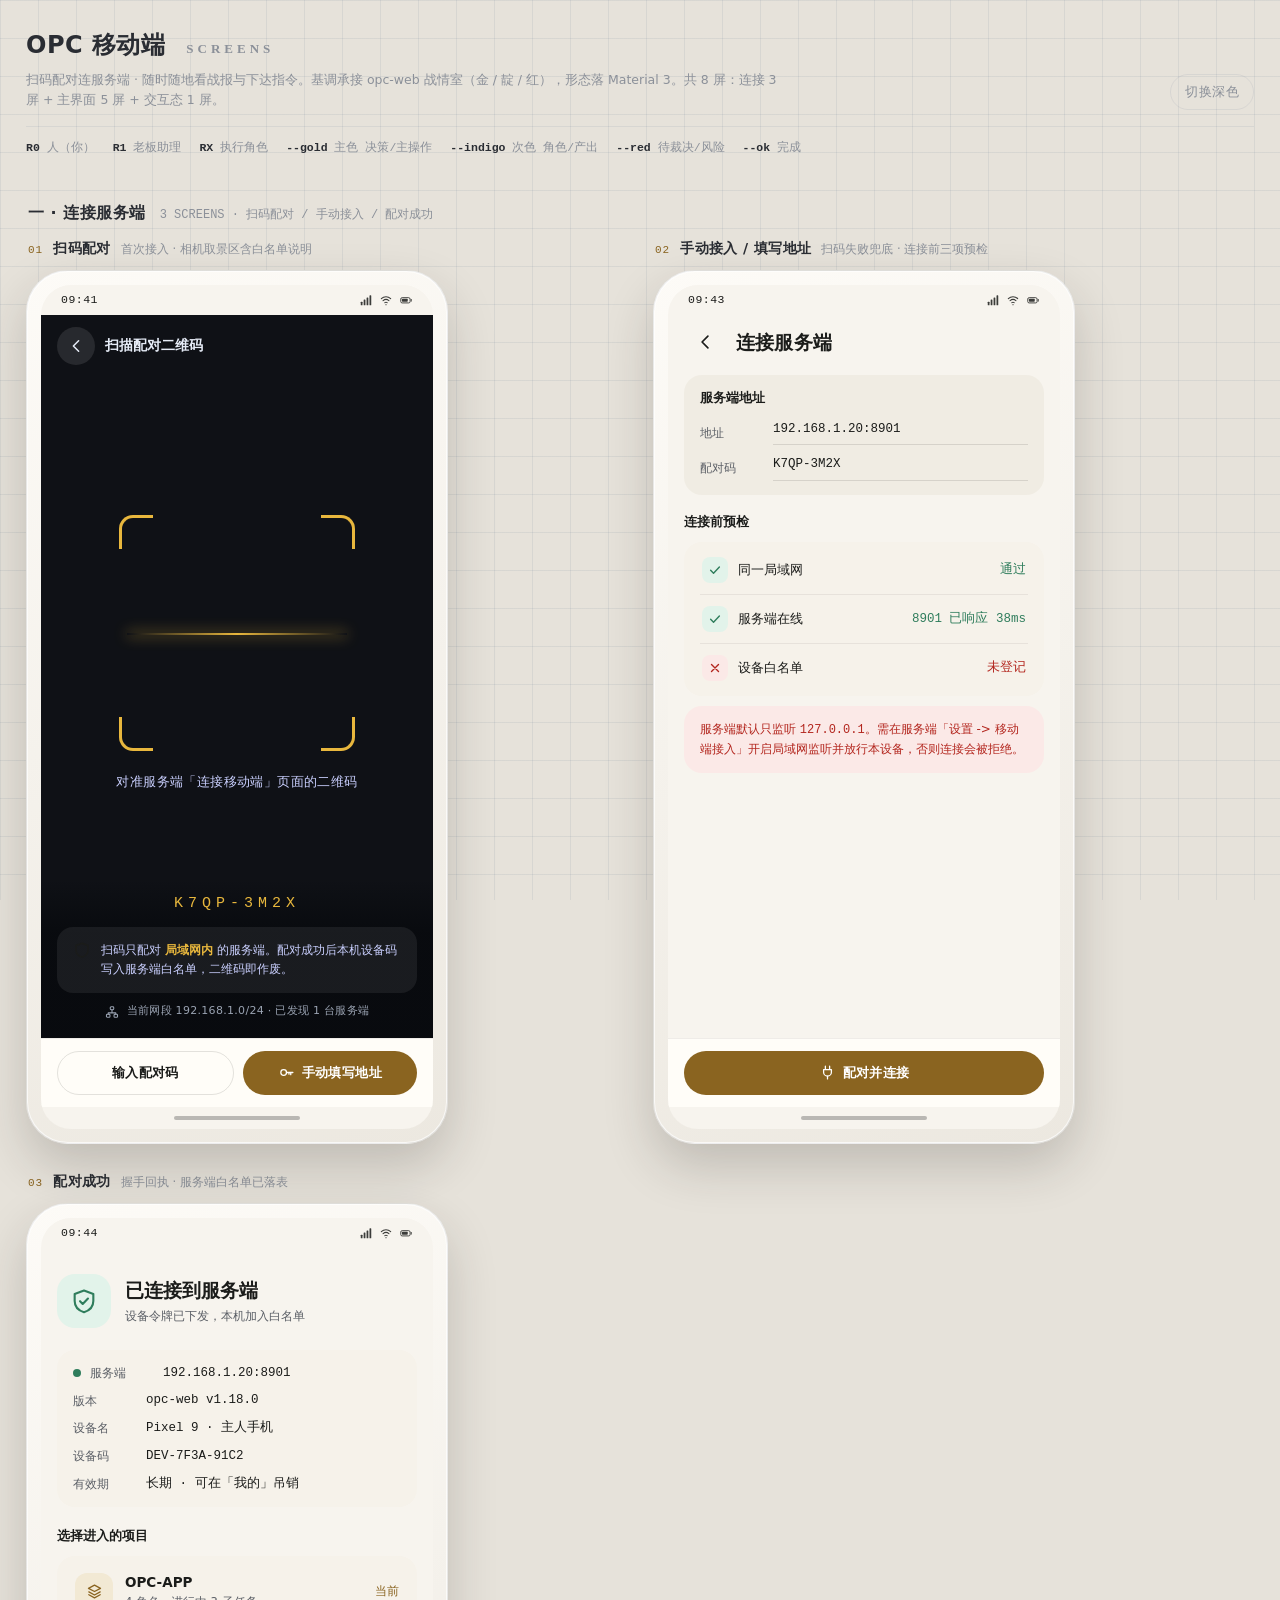
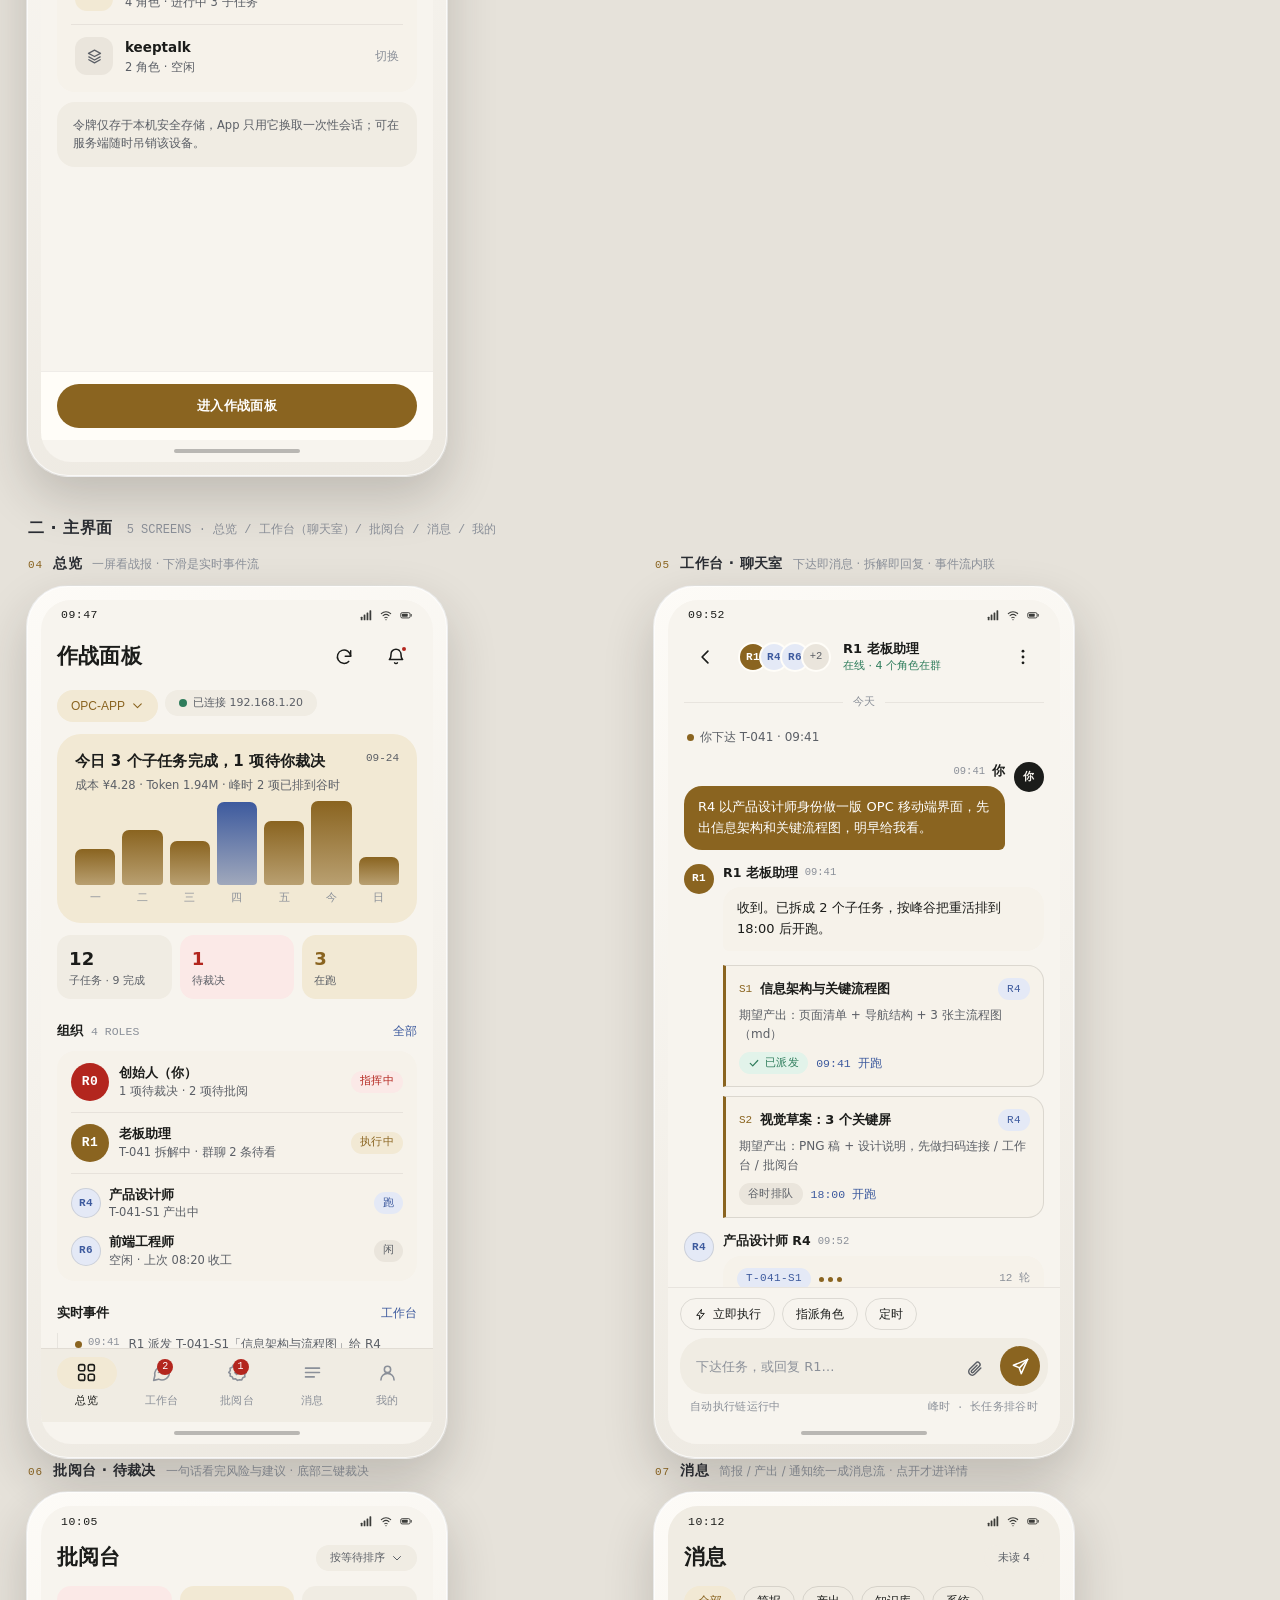
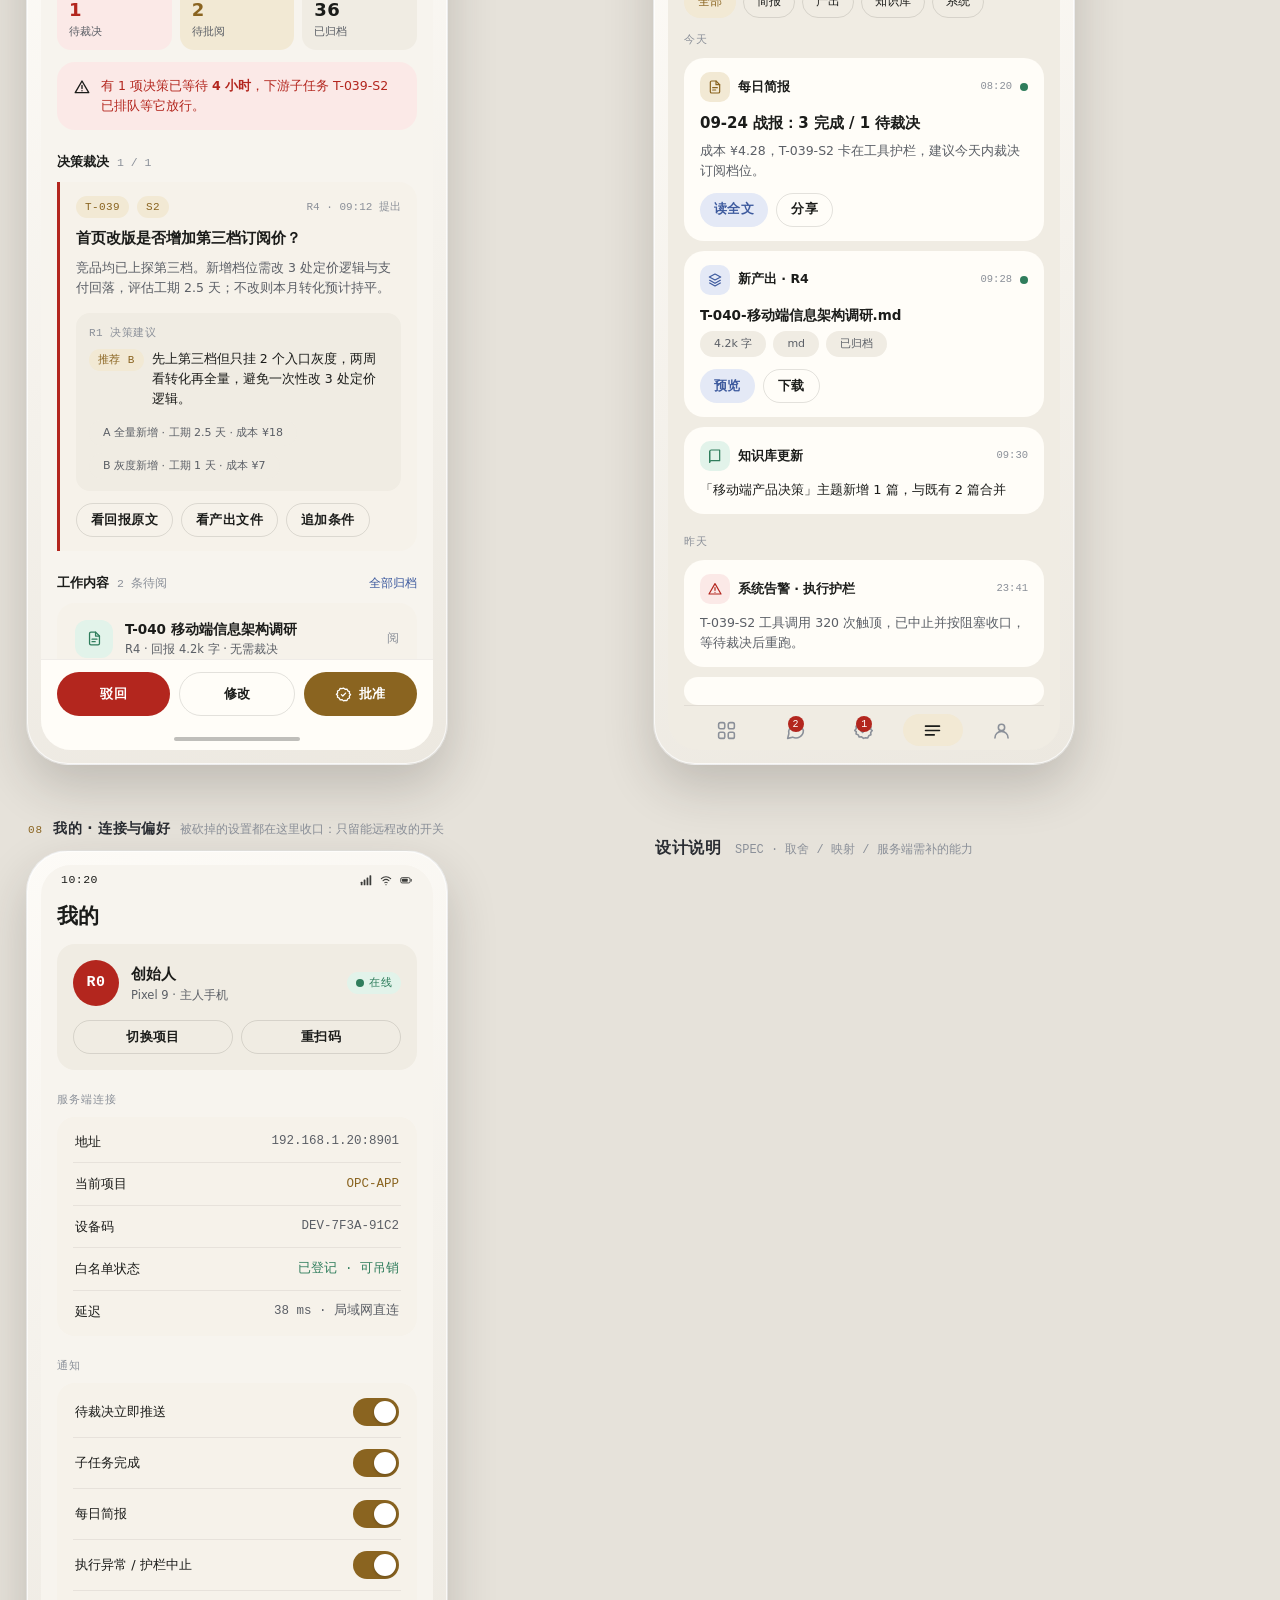
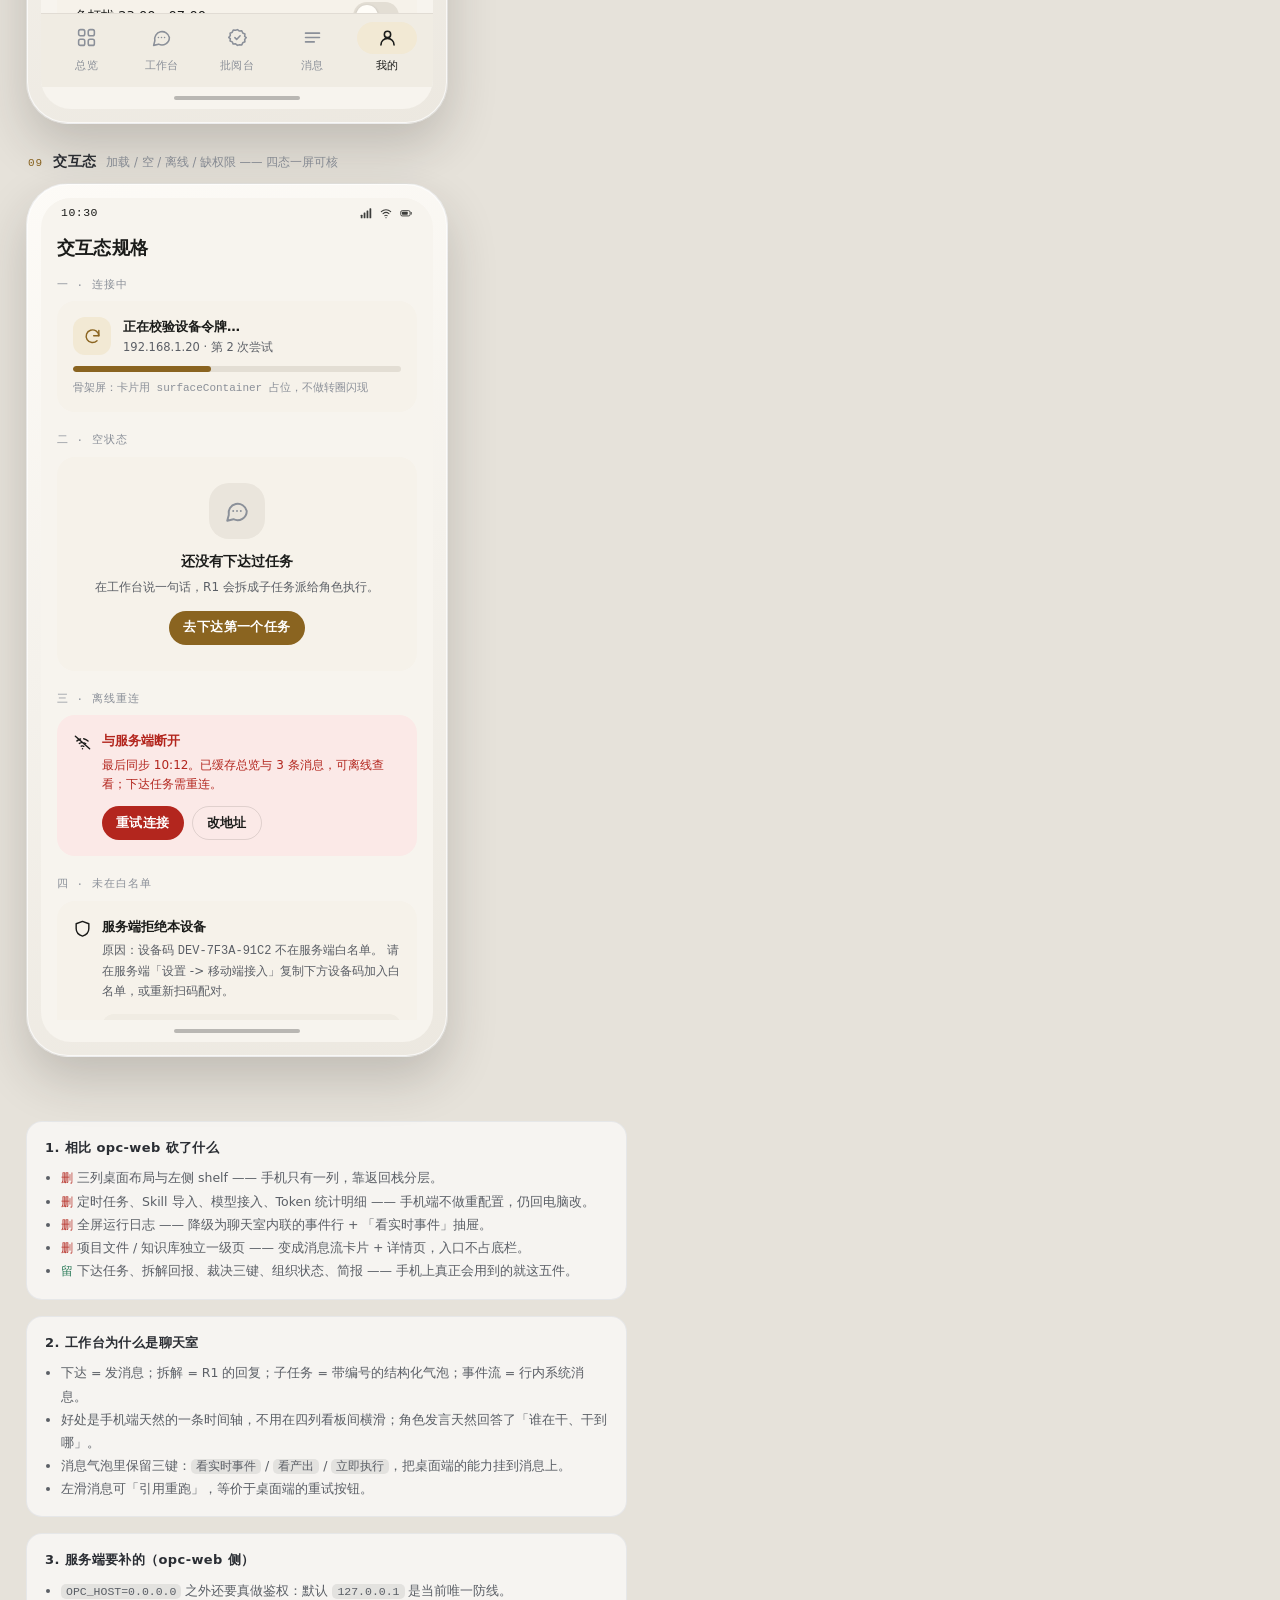
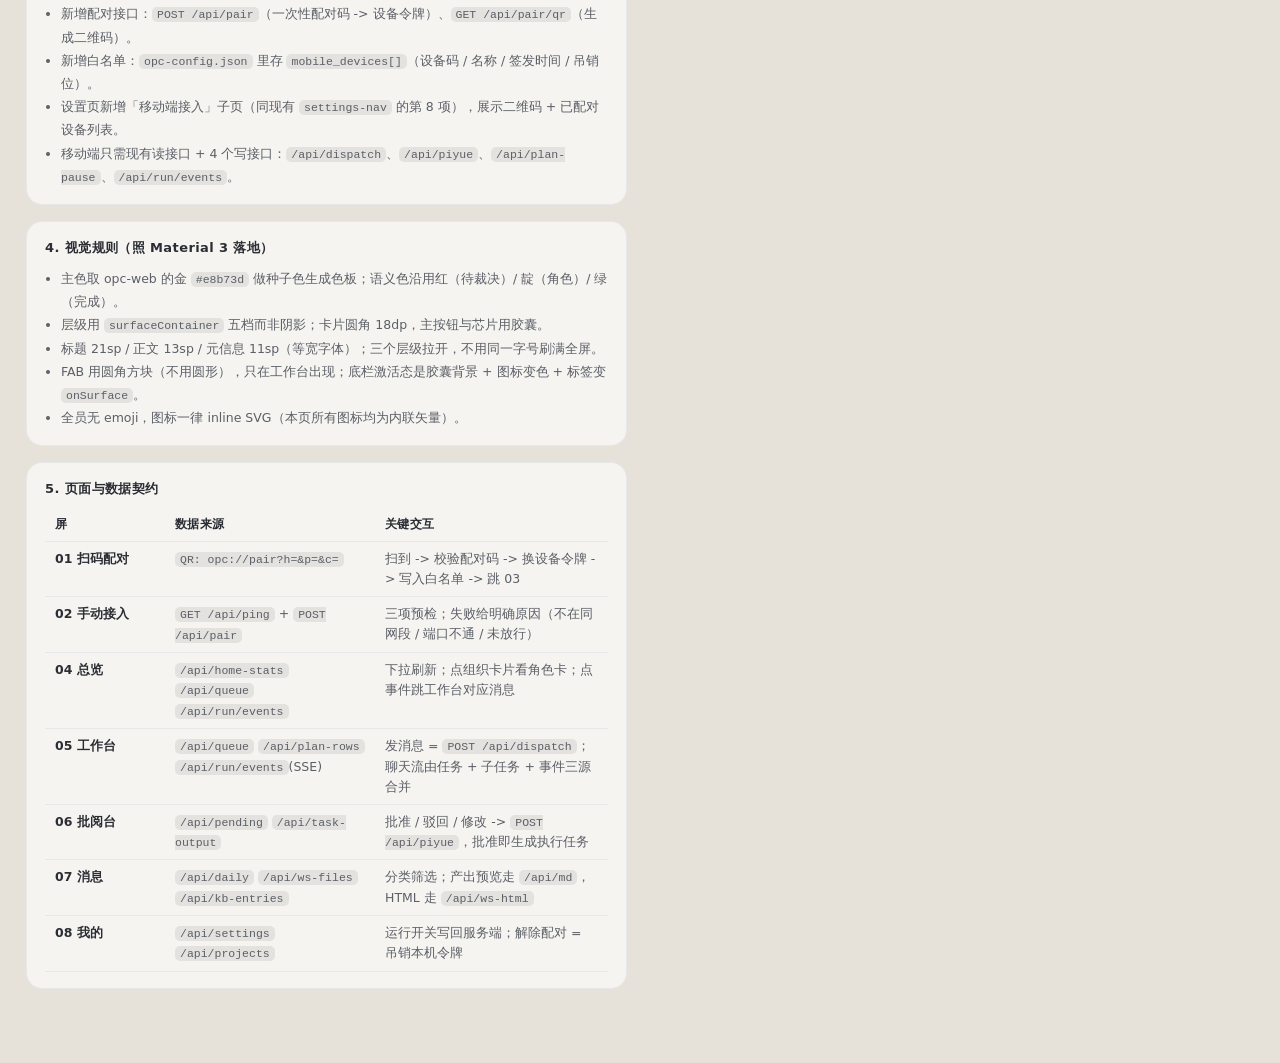
<file: design/index.html>
<!DOCTYPE html>
<html lang="zh-CN" data-theme="light">
<head>
<meta charset="utf-8">
<meta name="viewport" content="width=device-width, initial-scale=1">
<title>OPC 移动端 · 各功能页面设计图</title>
<style>
/* ============================================================
   OPC 移动端设计图 · 设计系统
   基调承接 opc-web（战情室 / 金 · 靛 · 红 三色），落 Material 3 组件形态。
   全部图标为 inline SVG，无 emoji、无外部依赖、无图片。
   ============================================================ */
*,*::before,*::after{box-sizing:border-box;margin:0;padding:0}
:root{
  --p:#8a6420; --p-c:#fff; --p-f:#f2e9d4;
  --s:#3d5a9e; --s-c:#fff; --s-f:#e4e9f6;
  --t:#7a5350; --t-f:#f5e6e4;
  --e:#b3261e; --e-c:#fff; --e-f:#fbe9e7;
  --ok:#2f7d5c; --ok-f:#e2f3ea;
  --gold:#e8b73d; --indigo:#4c6ef5;
  --txt:#1b1c1a; --dim:#5b5f66; --faint:#8b9099;
  --bg:#f7f4ee; --surf:#fffdf8;
  --c-low:#f6f2ea; --c:#f0ece3; --c-high:#eae5dc; --c-highest:#e3ded4;
  --line:rgba(28,26,20,.12); --line2:rgba(28,26,20,.07);
  --scrim:rgba(24,22,18,.42);
  --canvas:#e6e2da; --canvas-line:rgba(30,60,110,.07); --canvas-ink:#2a2d33;
  --mono:"Cascadia Mono","Consolas",ui-monospace,monospace;
  --serif:"Georgia","Songti SC","Noto Serif SC",serif;
}
html[data-theme="dark"]{
  --p:#e8b73d; --p-c:#2a1f05; --p-f:#3a2f12;
  --s:#9db4f0; --s-c:#101a38; --s-f:#1e2748;
  --t:#e9a89f; --t-c:#3a1512; --t-f:#33201d;
  --e:#ff8a80; --e-c:#3a0d0a; --e-f:#3a1a17;
  --ok:#79d6ab; --ok-f:#12301f;
  --txt:#e8e4dc; --dim:#a8a49c; --faint:#797b83;
  --bg:#0e1117; --surf:#161a21;
  --c-low:#1b1f27; --c:#20242c; --c-high:#252932; --c-highest:#2b2f39;
  --line:rgba(224,220,210,.13); --line2:rgba(224,220,210,.07);
  --scrim:rgba(0,0,0,.62);
  --canvas:#0a0e15; --canvas-line:rgba(232,183,61,.055); --canvas-ink:#e6ecf7;
}
body{
  background:
    radial-gradient(900px 460px at 12% -6%, rgba(232,183,61,.10), transparent 62%),
    radial-gradient(820px 400px at 90% 108%, rgba(76,110,245,.10), transparent 58%),
    var(--canvas);
  color:var(--canvas-ink);
  font:14px/1.6 "Microsoft YaHei","PingFang SC","Source Han Sans SC",system-ui,sans-serif;
  -webkit-font-smoothing:antialiased;
  min-height:100vh;
}
body::before{
  content:"";position:fixed;inset:0;pointer-events:none;z-index:0;
  background-image:linear-gradient(var(--canvas-line) 1px,transparent 1px),linear-gradient(90deg,var(--canvas-line) 1px,transparent 1px);
  background-size:38px 38px;
}
.wrap{position:relative;z-index:1;max-width:1780px;margin:0 auto;padding:26px 26px 80px}
/* ---- 画布头 ---- */
.chead{display:flex;flex-wrap:wrap;align-items:flex-end;gap:18px 26px;padding-bottom:16px;border-bottom:1px solid var(--canvas-line)}
.chead h1{font-size:24px;letter-spacing:.5px;font-weight:800}
.chead h1 em{font-style:normal;font-family:var(--serif);font-size:13px;letter-spacing:4px;color:var(--faint);margin-left:12px}
.chead p{font-size:12.5px;color:var(--faint);max-width:760px;margin-top:6px}
.chead .tools{margin-left:auto;display:flex;gap:8px}
.tbtn{font:12px/1 inherit;letter-spacing:.5px;color:var(--faint);background:transparent;border:1px solid var(--canvas-line);border-radius:99px;padding:8px 14px;cursor:pointer}
.tbtn:hover{color:var(--canvas-ink);border-color:var(--gold)}
.legend{display:flex;flex-wrap:wrap;gap:6px 18px;padding:12px 0 4px;font-size:11.5px;color:var(--faint);font-family:var(--mono)}
.legend b{color:var(--canvas-ink);font-weight:600}
/* ---- 分区 ---- */
.sect{margin-top:38px;display:flex;align-items:baseline;gap:14px;padding:0 2px 12px}
.sect h2{font-size:16px;font-weight:800;letter-spacing:.5px}
.sect span{font-size:12px;color:var(--faint);font-family:var(--mono)}
/* ---- 多屏网格 ---- */
.sheet{display:grid;grid-template-columns:repeat(auto-fill,minmax(422px,1fr));gap:26px}
.card{display:flex;flex-direction:column;gap:10px}
.card-hd{display:flex;align-items:baseline;gap:10px;padding:0 2px}
.card-hd .idx{font-family:var(--mono);font-size:11px;color:var(--p);letter-spacing:1px}
.card-hd h3{font-size:14px;font-weight:700;letter-spacing:.4px}
.card-hd em{font-style:normal;font-size:11.5px;color:var(--faint)}
/* ---- 手机框 ---- */
.phone{
  width:422px;max-width:100%;padding:14px;border-radius:42px;position:relative;
  background:linear-gradient(160deg,rgba(255,255,255,.10),rgba(255,255,255,.02));
  border:1px solid var(--canvas-line);
  box-shadow:0 26px 60px rgba(8,12,20,.35),inset 0 0 0 1px rgba(255,255,255,.04);
}
html[data-theme="light"] .phone{background:linear-gradient(160deg,#fdfbf7,#ece8e0);box-shadow:0 22px 50px rgba(40,36,28,.20),inset 0 0 0 1px rgba(255,255,255,.7)}
.screen{
  width:100%;height:844px;border-radius:30px;overflow:hidden;position:relative;
  background:var(--bg);color:var(--txt);display:flex;flex-direction:column;
  font-size:13px;line-height:1.5;
}
/* 状态栏 */
.sbar{
  flex:none;height:30px;display:flex;align-items:center;justify-content:space-between;
  padding:0 20px;font-family:var(--mono);font-size:11.5px;color:var(--txt);letter-spacing:.5px;
}
.sbar .sys{display:flex;gap:6px;align-items:center;opacity:.85}
.sbar svg{display:block}
/* 主区 */
.sbody{flex:1;min-height:0;overflow:hidden;display:flex;flex-direction:column;position:relative}
.sbody.scroll{overflow-y:auto;overscroll-behavior:contain}
.sbody::-webkit-scrollbar{width:5px}
.sbody::-webkit-scrollbar-thumb{background:var(--line);border-radius:9px}
.pad{padding:4px 16px 18px}
/* 底部手势条 */
.homebar{flex:none;height:22px;display:flex;align-items:center;justify-content:center}
.homebar i{display:block;width:126px;height:4px;border-radius:9px;background:var(--txt);opacity:.28}
/* ---- 顶部应用栏 ---- */
.appbar{flex:none;display:flex;align-items:center;gap:10px;padding:6px 16px 12px}
.appbar h2{font-size:21px;font-weight:600;letter-spacing:.2px}
.appbar .sub{font-size:11.5px;color:var(--faint);font-family:var(--mono)}
.appbar .grow{flex:1}
.iconbtn{
  width:42px;height:42px;border-radius:99px;display:flex;align-items:center;justify-content:center;
  background:transparent;border:none;color:var(--txt);cursor:pointer;position:relative;flex:none;
}
.iconbtn:hover{background:var(--c)}
.iconbtn .dot{position:absolute;top:9px;right:9px;width:8px;height:8px;border-radius:99px;background:var(--e);border:2px solid var(--bg)}
/* ---- 等级色带 ---- */
.tier{display:inline-flex;align-items:center;gap:5px;height:22px;padding:0 9px;border-radius:99px;font-size:11px;font-family:var(--mono);letter-spacing:.4px}
.tier.r0{background:var(--e-f);color:var(--e)}
.tier.r1{background:var(--p-f);color:var(--p)}
.tier.rx{background:var(--s-f);color:var(--s)}
.tier.ok{background:var(--ok-f);color:var(--ok)}
.tier.n{background:var(--c-high);color:var(--dim)}
/* ---- 卡 / 卡列表 ---- */
.cardx{background:var(--c-low);border-radius:18px;padding:14px 16px}
.cardx+.cardx{margin-top:10px}
.hero{background:var(--p-f);border-radius:24px;padding:16px 18px}
.hero .hd{display:flex;align-items:flex-start;gap:10px}
.hero h4{font-size:15px;font-weight:700;letter-spacing:.2px}
.hero .ts{font-family:var(--mono);font-size:11px;color:var(--dim);margin-left:auto;flex:none}
.rowlist{display:flex;flex-direction:column}
.row{display:flex;align-items:center;gap:12px;padding:12px 4px;border-top:1px solid var(--line2)}
.row:first-child{border-top:none}
.row .ic{width:38px;height:38px;border-radius:12px;flex:none;display:flex;align-items:center;justify-content:center;background:var(--c-high);color:var(--dim)}
.row .ic.p{background:var(--p-f);color:var(--p)}
.row .ic.s{background:var(--s-f);color:var(--s)}
.row .ic.e{background:var(--e-f);color:var(--e)}
.row .ic.ok{background:var(--ok-f);color:var(--ok)}
.row .tx{flex:1;min-width:0}
.row .tx b{display:block;font-size:13.5px;font-weight:600;overflow:hidden;text-overflow:ellipsis;white-space:nowrap}
.row .tx i{display:block;font-style:normal;font-size:11.5px;color:var(--dim);margin-top:2px;overflow:hidden;text-overflow:ellipsis;white-space:nowrap}
.row .rt{flex:none;font-size:11.5px;color:var(--faint);font-family:var(--mono);text-align:right}
/* ---- 指标 ---- */
.metric{display:flex;gap:8px}
.metric .m{flex:1;background:var(--c);border-radius:14px;padding:10px 12px}
.metric .m b{display:block;font-size:18px;font-weight:700;letter-spacing:.3px}
.metric .m i{display:block;font-style:normal;font-size:11px;color:var(--dim);margin-top:1px}
.metric .m.hi{background:var(--e-f)}
.metric .m.hi b{color:var(--e)}
.metric .m.p{background:var(--p-f)}
.metric .m.p b{color:var(--p)}
.bar{height:6px;border-radius:99px;background:var(--c-highest);overflow:hidden;margin-top:10px}
.bar i{display:block;height:100%;border-radius:99px;background:var(--p)}
/* ---- 头像（首字母，无图片） ---- */
.av{
  width:38px;height:38px;border-radius:99px;flex:none;display:flex;align-items:center;justify-content:center;
  font-family:var(--mono);font-size:13px;font-weight:600;letter-spacing:.5px;
}
.av.r0{background:var(--e);color:var(--e-c)}
.av.r1{background:var(--p);color:var(--p-c)}
.av.rx{background:var(--s-f);color:var(--s);border:1px solid var(--line)}
.av.you{background:var(--txt);color:var(--bg)}
.av.sm{width:30px;height:30px;font-size:11px}
.ava{display:flex}
.ava .av{width:30px;height:30px;font-size:11px;margin-left:-9px;border:2px solid var(--surf)}
.ava .av:first-child{margin-left:0}
.ava .more{width:30px;height:30px;border-radius:99px;background:var(--c-high);color:var(--dim);font-size:10.5px;display:flex;align-items:center;justify-content:center;margin-left:-9px;border:2px solid var(--surf);font-family:var(--mono)}
/* ---- 芯片 ---- */
.chips{display:flex;flex-wrap:wrap;gap:7px}
.chip{
  display:inline-flex;align-items:center;gap:6px;height:32px;padding:0 13px;border-radius:99px;
  border:1px solid var(--line);background:transparent;color:var(--txt);font-size:12px;cursor:pointer;white-space:nowrap;
}
.chip.on{background:var(--p-f);border-color:transparent;color:var(--p)}
.chip.hot{background:var(--e-f);border-color:transparent;color:var(--e)}
.chip.gh{background:var(--c);border-color:transparent;color:var(--dim);height:26px;font-size:11px;cursor:default}
.chips.scrollx{flex-wrap:nowrap;overflow-x:auto;padding-bottom:2px}
.chips.scrollx::-webkit-scrollbar{display:none}
/* ---- 按钮 ---- */
.btn{
  height:44px;padding:0 20px;border-radius:99px;border:none;cursor:pointer;
  font:14px/1 inherit;font-weight:600;letter-spacing:.4px;display:inline-flex;align-items:center;gap:7px;justify-content:center;
  background:var(--p);color:var(--p-c);
}
.btn:hover{filter:brightness(1.06)}
.btn.tonal{background:var(--s-f);color:var(--s)}
.btn.out{background:transparent;border:1px solid var(--line);color:var(--txt)}
.btn.dan{background:var(--e);color:var(--e-c)}
.btn.dan-t{background:var(--e-f);color:var(--e)}
.btn.sm{height:34px;padding:0 14px;font-size:12.5px}
.btn.grow{flex:1}
.btnbar{display:flex;gap:9px;flex:none;padding:12px 16px;background:var(--surf);border-top:1px solid var(--line2)}
/* ---- FAB ---- */
.fab{
  width:62px;height:62px;border-radius:20px;background:var(--p);color:var(--p-c);
  display:flex;align-items:center;justify-content:center;border:none;cursor:pointer;
  box-shadow:0 10px 24px rgba(20,16,8,.28);
}
/* ---- 底部导航 ---- */
.navbar{
  flex:none;height:74px;display:flex;align-items:flex-start;padding:8px 8px 0;
  background:var(--c);border-top:1px solid var(--line2);position:relative;
}
.navbar .nv{flex:1;display:flex;flex-direction:column;align-items:center;gap:4px;text-decoration:none;color:var(--faint);position:relative}
.navbar .nv .pill{height:32px;width:60px;border-radius:99px;display:flex;align-items:center;justify-content:center;transition:background .18s}
.navbar .nv span{font-size:11px;letter-spacing:.2px}
.navbar .nv.on{color:var(--txt)}
.navbar .nv.on .pill{background:var(--p-f)}
.navbar .nv.on .pill svg{stroke:var(--p)}
.navbar .nv .badge{position:absolute;top:2px;right:26px;min-width:16px;height:16px;border-radius:99px;background:var(--e);color:var(--e-c);font-size:10px;display:flex;align-items:center;justify-content:center;font-family:var(--mono);padding:0 4px}
/* ---- 抽屉遮罩（消息页） ---- */
.overlay{background:var(--scrim)}
/* ---- 对话 ---- */
.chat{flex:1;min-height:0;overflow-y:auto;padding:4px 16px 10px;display:flex;flex-direction:column;gap:14px}
.chat::-webkit-scrollbar{width:5px}
.chat::-webkit-scrollbar-thumb{background:var(--line);border-radius:9px}
.daydiv{display:flex;align-items:center;gap:10px;color:var(--faint);font-size:11px;font-family:var(--mono);margin:2px 0}
.daydiv::before,.daydiv::after{content:"";flex:1;height:1px;background:var(--line2)}
.msg{display:flex;gap:9px;max-width:100%}
.msg .body{min-width:0;flex:1}
.msg .who{display:flex;align-items:center;gap:7px;margin-bottom:5px}
.msg .who b{font-size:12.5px;font-weight:600}
.msg .who time{font-family:var(--mono);font-size:10.5px;color:var(--faint)}
.bub{padding:11px 14px;border-radius:18px;background:var(--c-low);font-size:13px;line-height:1.6}
.msg.me{flex-direction:row-reverse}
.msg.me .body{display:flex;flex-direction:column;align-items:flex-end}
.bub.me{background:var(--p);color:var(--p-c);border-bottom-right-radius:6px}
.bub.bot{border-bottom-left-radius:6px}
.ev{display:flex;gap:9px;font-size:12px;color:var(--dim);padding:2px 0 2px 16px;position:relative}
.ev::before{content:"";position:absolute;left:3px;top:8px;width:7px;height:7px;border-radius:99px;background:var(--p)}
.ev.g::before{background:var(--ok)}
.ev.r::before{background:var(--e)}
.ev time{font-family:var(--mono);font-size:10.5px;color:var(--faint);flex:none}
.ev .tl{flex:1;min-width:0}
/* 子任务卡（群聊里的结构化交付） */
.sub{border:1px solid var(--line);border-left:3px solid var(--p);border-radius:0 16px 16px 0;background:var(--c-low);padding:12px 13px}
.sub+.sub{margin-top:9px}
.sub .sh{display:flex;align-items:center;gap:8px;margin-bottom:6px}
.sub .sh .no{font-family:var(--mono);font-size:11px;color:var(--p)}
.sub .sh b{font-size:13px;font-weight:600;flex:1;min-width:0;overflow:hidden;text-overflow:ellipsis;white-space:nowrap}
.sub p{font-size:12px;color:var(--dim);line-height:1.55}
.sub .ft{display:flex;align-items:center;gap:8px;margin-top:9px}
.sub .ft .mini{font-size:11.5px;color:var(--s);font-family:var(--mono);display:inline-flex;align-items:center;gap:4px}
.sub.done{border-left-color:var(--ok)}
.typing{display:flex;gap:4px;align-items:center;height:14px}
.typing i{width:5px;height:5px;border-radius:99px;background:var(--p);animation:tp 1.1s infinite}
.typing i:nth-child(2){animation-delay:.15s}
.typing i:nth-child(3){animation-delay:.3s}
@keyframes tp{0%,60%,100%{opacity:.25;transform:translateY(0)}30%{opacity:1;transform:translateY(-3px)}}
@keyframes spin{to{transform:rotate(360deg)}}
/* 输入区 */
.composer{flex:none;padding:10px 12px 6px;background:var(--bg);border-top:1px solid var(--line2)}
.cmp{display:flex;align-items:flex-end;gap:8px;background:var(--c);border-radius:26px;padding:8px 8px 8px 16px}
.cmp .ph{flex:1;min-width:0;height:38px;display:flex;align-items:center;color:var(--faint);font-size:13px}
.cmp .send{width:40px;height:40px;border-radius:99px;background:var(--p);color:var(--p-c);border:none;display:flex;align-items:center;justify-content:center;cursor:pointer;flex:none}
.cmp .att{width:36px;height:36px;border-radius:99px;background:transparent;border:none;color:var(--dim);display:flex;align-items:center;justify-content:center;cursor:pointer;flex:none}
.cmp-label{display:flex;align-items:center;gap:6px;font-size:10.5px;color:var(--faint);padding:6px 10px 0;font-family:var(--mono);letter-spacing:.3px}
/* ---- 扫码页 ---- */
.scan{flex:1;position:relative;background:#0f1116;overflow:hidden}
.scan .frame{position:absolute;left:50%;top:44%;transform:translate(-50%,-50%);width:236px;height:236px}
.scan .frame i{position:absolute;width:34px;height:34px;border:3px solid #e8b73d}
.scan .frame i:nth-child(1){left:0;top:0;border-right:none;border-bottom:none;border-radius:14px 0 0 0}
.scan .frame i:nth-child(2){right:0;top:0;border-left:none;border-bottom:none;border-radius:0 14px 0 0}
.scan .frame i:nth-child(3){left:0;bottom:0;border-right:none;border-top:none;border-radius:0 0 0 14px}
.scan .frame i:nth-child(4){right:0;bottom:0;border-left:none;border-top:none;border-radius:0 0 14px 0}
.scan .laser{position:absolute;left:8px;right:8px;top:50%;height:2px;background:linear-gradient(90deg,transparent,#e8b73d,transparent);box-shadow:0 0 14px #e8b73d;animation:laser 2.6s ease-in-out infinite}
@keyframes laser{0%,100%{top:8%}50%{top:92%}}
.scan .hint{position:absolute;left:0;right:0;top:calc(44% + 140px);text-align:center;color:#c9cffe;font-size:12.5px;letter-spacing:.4px}
.scan .top{position:absolute;top:0;left:0;right:0;padding:12px 16px;display:flex;align-items:center;gap:10px;color:#e6ecf7}
.scan .top b{font-size:14px}
.scan .top .ic{width:38px;height:38px;border-radius:99px;background:rgba(255,255,255,.10);display:flex;align-items:center;justify-content:center;color:#e6ecf7}
.scan .bottom{position:absolute;left:0;right:0;bottom:0;padding:14px 16px 18px;background:linear-gradient(transparent,rgba(8,10,14,.92) 34%)}
.scan .code{display:flex;gap:8px;align-items:center;justify-content:center;font-family:var(--mono);color:#e8b73d;font-size:15px;letter-spacing:5px;margin-bottom:12px}
.scan .gate{display:flex;gap:8px;align-items:center;justify-content:center;font-size:11px;color:#9aa3b2;margin-top:10px;letter-spacing:.3px}
/* ---- 配对码大卡 ---- */
.paircode{display:flex;gap:10px;justify-content:center;margin:18px 0 6px}
.paircode span{
  width:44px;height:56px;border-radius:14px;background:var(--c);display:flex;align-items:center;justify-content:center;
  font-family:var(--mono);font-size:24px;font-weight:600;letter-spacing:0;color:var(--txt);
}
.paircode.big span{width:48px;height:62px;font-size:28px;background:var(--p-f);color:var(--p)}
.srvcard{background:var(--c-low);border-radius:18px;padding:14px 16px;display:flex;flex-direction:column;gap:9px}
.srvrow{display:flex;align-items:center;gap:9px;font-size:12.5px}
.srvrow .k{color:var(--dim);font-size:12px;width:64px;flex:none}
.srvrow .v{font-family:var(--mono);font-size:12.5px;flex:1;min-width:0;overflow:hidden;text-overflow:ellipsis;white-space:nowrap}
.dot{width:8px;height:8px;border-radius:99px;background:var(--ok);flex:none}
.dot.off{background:var(--faint)}
.dot.warn{background:var(--gold)}
(code){}
.qrbox{
  width:172px;height:172px;margin:0 auto;border-radius:18px;background:var(--surf);border:1px solid var(--line);
  display:flex;align-items:center;justify-content:center;position:relative;
}
.qrbox .grid{display:grid;grid-template-columns:repeat(9,1fr);gap:3px;width:118px}
.qrbox .grid i{aspect-ratio:1;border-radius:2px;background:transparent}
.qrbox .grid i.f{background:var(--txt)}
.qrbox .logo{position:absolute;width:42px;height:42px;border-radius:12px;background:var(--p);color:var(--p-c);display:flex;align-items:center;justify-content:center;font-family:var(--serif);font-size:17px;font-weight:800;box-shadow:0 0 0 4px var(--surf)}
/* ---- 图表（纯 CSS 柱） ---- */
.bars{display:flex;align-items:flex-end;gap:7px;height:112px;padding-top:6px}
.bars .b{flex:1;display:flex;flex-direction:column;justify-content:flex-end;gap:6px;align-items:center;height:100%}
.bars .b u{display:block;width:100%;border-radius:7px 7px 4px 4px;background:linear-gradient(180deg,var(--p),color-mix(in srgb,var(--p) 55%,transparent))}
.bars .b u.s{background:linear-gradient(180deg,var(--s),color-mix(in srgb,var(--s) 45%,transparent))}
.bars .b em{font-style:normal;font-size:10.5px;color:var(--faint);font-family:var(--mono)}
/* ---- 分段按钮 ---- */
.seg{display:flex;gap:6px;margin:2px 0 4px;flex-wrap:wrap}
.seg button{
  height:34px;padding:0 14px;border-radius:99px;border:1px solid var(--line);background:transparent;color:var(--dim);
  font:12.5px/1 inherit;cursor:pointer;letter-spacing:.3px;
}
.seg button.on{background:var(--txt);color:var(--bg);border-color:transparent}
/* ---- 图标按钮行 ---- */
.kv{display:flex;align-items:center;gap:10px;padding:11px 2px;border-top:1px solid var(--line2)}
.kv:first-child{border-top:none}
.kv .k{font-size:13px;flex:1;min-width:0}
.kv .v{font-size:12.5px;color:var(--dim);font-family:var(--mono);max-width:190px;overflow:hidden;text-overflow:ellipsis;white-space:nowrap;text-align:right}
.sw{width:46px;height:28px;border-radius:99px;background:var(--c-highest);position:relative;flex:none}
.sw i{position:absolute;top:3px;left:3px;width:22px;height:22px;border-radius:99px;background:var(--surf);box-shadow:0 1px 3px rgba(0,0,0,.25)}
.sw.on{background:var(--p)}
.sw.on i{left:auto;right:3px;background:var(--p-c)}
/* ---- 设计说明小卡（画布上，不在手机内） ---- */
.notes{display:grid;grid-template-columns:repeat(auto-fill,minmax(300px,1fr));gap:16px;margin-top:38px}
.note{background:rgba(255,255,255,.03);border:1px solid var(--canvas-line);border-radius:16px;padding:16px 18px}
html[data-theme="light"] .note{background:rgba(255,255,255,.62)}
.note h4{font-size:13px;font-weight:700;margin-bottom:8px;letter-spacing:.4px}
.note ul{margin:0 0 0 16px;font-size:12.5px;color:var(--dim);line-height:1.85;font-family:"Microsoft YaHei",system-ui}
.note code{font-family:var(--mono);font-size:11.5px;background:rgba(128,128,128,.16);padding:1px 5px;border-radius:5px}
table.spec{width:100%;border-collapse:collapse;font-size:12.5px;margin-top:8px}
table.spec th,table.spec td{text-align:left;padding:7px 10px;border-bottom:1px solid var(--canvas-line);color:var(--dim);vertical-align:top}
table.spec th{color:var(--canvas-ink);font-weight:600;font-size:12px;letter-spacing:.3px}
table.spec td b{color:var(--canvas-ink);font-weight:600}
.del{color:var(--e);font-family:var(--mono);font-size:11.5px}
.keep{color:var(--ok);font-family:var(--mono);font-size:11.5px}
</style>
</head>
<body>
<div class="wrap">
  <header class="chead">
    <div>
      <h1>OPC 移动端 <em>SCREENS</em></h1>
      <p>扫码配对连服务端 · 随时随地看战报与下达指令。基调承接 opc-web 战情室（金 / 靛 / 红），形态落 Material 3。共 8 屏：连接 3 屏 + 主界面 5 屏 + 交互态 1 屏。</p>
    </div>
    <div class="tools">
      <button class="tbtn" id="themeBtn">切换深色</button>
    </div>
  </header>
  <div class="legend">
    <span><b>R0</b> 人（你）</span><span><b>R1</b> 老板助理</span><span><b>RX</b> 执行角色</span>
    <span><b>--gold</b> 主色 决策/主操作</span><span><b>--indigo</b> 次色 角色/产出</span><span><b>--red</b> 待裁决/风险</span><span><b>--ok</b> 完成</span>
  </div>
  <section class="sect"><h2>一 · 连接服务端</h2><span>3 SCREENS · 扫码配对 / 手动接入 / 配对成功</span></section>
  <div class="sheet">

    <!-- ============ 01 扫码配对 ============ -->
    <div class="card">
      <div class="card-hd"><span class="idx">01</span><h3>扫码配对</h3><em>首次接入 · 相机取景区含白名单说明</em></div>
      <div class="phone"><div class="screen">
        <div class="sbar"><span>09:41</span><span class="sys">
          <svg width="14" height="14"><use href="#i-signal"/></svg><svg width="14" height="14"><use href="#i-wifi"/></svg><svg width="14" height="14"><use href="#i-batt"/></svg></span></div>
        <div class="scan">
          <div class="top">
            <span class="ic"><svg width="18" height="18" style="stroke:#e6ecf7"><use href="#i-chevron"/></svg></span>
            <b>扫描配对二维码</b>
          </div>
          <div class="frame"><i></i><i></i><i></i><i></i><div class="laser"></div></div>
          <div class="hint">对准服务端「连接移动端」页面的二维码</div>
          <div class="bottom">
            <div class="code">K7QP-3M2X</div>
            <div class="cardx" style="background:rgba(255,255,255,.07);border-radius:16px">
              <div style="display:flex;gap:10px">
                <svg width="18" height="18" style="stroke:#e8b73d;flex:none"><use href="#i-shield"/></svg>
                <div style="font-size:12px;line-height:1.6;color:#c9cffe">
                  扫码只配对 <b style="color:#e8b73d">局域网内</b> 的服务端。配对成功后本机设备码写入服务端白名单，二维码即作废。
                </div>
              </div>
            </div>
            <div class="gate"><svg width="14" height="14" style="stroke:#9aa3b2"><use href="#i-lan"/></svg>当前网段 192.168.1.0/24 · 已发现 1 台服务端</div>
          </div>
        </div>
        <div class="btnbar" style="background:var(--surf)">
          <button class="btn out grow">输入配对码</button>
          <button class="btn grow"><svg width="17" height="17"><use href="#i-key"/></svg>手动填写地址</button>
        </div>
        <div class="homebar"><i></i></div>
      </div></div>
    </div>

    <!-- ============ 02 手动接入 ============ -->
    <div class="card">
      <div class="card-hd"><span class="idx">02</span><h3>手动接入 / 填写地址</h3><em>扫码失败兜底 · 连接前三项预检</em></div>
      <div class="phone"><div class="screen">
        <div class="sbar"><span>09:43</span><span class="sys">
          <svg width="14" height="14"><use href="#i-signal"/></svg><svg width="14" height="14"><use href="#i-wifi"/></svg><svg width="14" height="14"><use href="#i-batt"/></svg></span></div>
        <div class="appbar">
          <button class="iconbtn"><svg width="20" height="20"><use href="#i-chevron"/></svg></button>
          <h2 style="font-size:19px">连接服务端</h2>
        </div>
        <div class="sbody" style="padding:0 16px">
          <div class="cardx" style="background:var(--c)">
            <div style="font-size:12.5px;font-weight:600;margin-bottom:12px">服务端地址</div>
            <div class="srvrow" style="margin-bottom:10px">
              <span class="k">地址</span>
              <span class="v" style="border-bottom:1px solid var(--line);padding-bottom:6px">192.168.1.20:8901</span>
            </div>
            <div class="srvrow">
              <span class="k">配对码</span>
              <span class="v" style="border-bottom:1px solid var(--line);padding-bottom:6px">K7QP-3M2X</span>
            </div>
          </div>

          <div style="font-size:12.5px;font-weight:600;margin:18px 0 10px">连接前预检</div>
          <div class="cardx" style="padding:4px 16px">
            <div class="kv"><span class="ic" style="width:26px;height:26px;border-radius:8px;background:var(--ok-f);color:var(--ok);display:flex;align-items:center;justify-content:center"><svg width="14" height="14"><use href="#i-check"/></svg></span><span class="k">同一局域网</span><span class="v" style="color:var(--ok)">通过</span></div>
            <div class="kv"><span class="ic" style="width:26px;height:26px;border-radius:8px;background:var(--ok-f);color:var(--ok);display:flex;align-items:center;justify-content:center"><svg width="14" height="14"><use href="#i-check"/></svg></span><span class="k">服务端在线</span><span class="v" style="color:var(--ok)">8901 已响应 38ms</span></div>
            <div class="kv"><span class="ic" style="width:26px;height:26px;border-radius:8px;background:var(--e-f);color:var(--e);display:flex;align-items:center;justify-content:center"><svg width="14" height="14"><use href="#i-x"/></svg></span><span class="k">设备白名单</span><span class="v" style="color:var(--e)">未登记</span></div>
          </div>
          <div class="cardx" style="background:var(--e-f);margin-top:10px">
            <div style="font-size:12px;line-height:1.6;color:var(--e)">
              服务端默认只监听 <code style="font-family:var(--mono)">127.0.0.1</code>。需在服务端「设置 -&gt; 移动端接入」开启局域网监听并放行本设备，否则连接会被拒绝。
            </div>
          </div>
          <div style="flex:1"></div>
        </div>
        <div class="btnbar"><button class="btn grow"><svg width="17" height="17"><use href="#i-plug"/></svg>配对并连接</button></div>
        <div class="homebar"><i></i></div>
      </div></div>
    </div>

    <!-- ============ 03 配对成功 ============ -->
    <div class="card">
      <div class="card-hd"><span class="idx">03</span><h3>配对成功</h3><em>握手回执 · 服务端白名单已落表</em></div>
      <div class="phone"><div class="screen">
        <div class="sbar"><span>09:44</span><span class="sys">
          <svg width="14" height="14"><use href="#i-signal"/></svg><svg width="14" height="14"><use href="#i-wifi"/></svg><svg width="14" height="14"><use href="#i-batt"/></svg></span></div>
        <div class="sbody" style="padding:26px 16px 0">
          <div style="display:flex;gap:14px;align-items:center">
            <span style="width:54px;height:54px;border-radius:18px;background:var(--ok-f);color:var(--ok);display:flex;align-items:center;justify-content:center;flex:none"><svg width="28" height="28"><use href="#i-shield-check"/></svg></span>
            <div>
              <div style="font-size:19px;font-weight:700">已连接到服务端</div>
              <div style="font-size:12px;color:var(--dim);margin-top:3px">设备令牌已下发，本机加入白名单</div>
            </div>
          </div>

          <div class="srvcard" style="margin-top:22px">
            <div class="srvrow"><span class="dot"></span><span class="k">服务端</span><span class="v">192.168.1.20:8901</span></div>
            <div class="srvrow"><span class="k">版本</span><span class="v">opc-web v1.18.0</span></div>
            <div class="srvrow"><span class="k">设备名</span><span class="v">Pixel 9 · 主人手机</span></div>
            <div class="srvrow"><span class="k">设备码</span><span class="v">DEV-7F3A-91C2</span></div>
            <div class="srvrow"><span class="k">有效期</span><span class="v">长期 · 可在「我的」吊销</span></div>
          </div>

          <div style="font-size:12.5px;font-weight:600;margin:20px 0 10px">选择进入的项目</div>
          <div class="cardx" style="padding:4px 14px">
            <div class="row"><span class="ic p"><svg width="17" height="17"><use href="#i-layers"/></svg></span>
              <span class="tx"><b>OPC-APP</b><i>4 角色 · 进行中 3 子任务</i></span>
              <span class="rt" style="color:var(--p)">当前</span></div>
            <div class="row"><span class="ic"><svg width="17" height="17"><use href="#i-layers"/></svg></span>
              <span class="tx"><b>keeptalk</b><i>2 角色 · 空闲</i></span>
              <span class="rt">切换</span></div>
          </div>
          <div class="cardx" style="background:var(--c);margin-top:10px">
            <div style="font-size:11.5px;color:var(--dim);line-height:1.6">令牌仅存于本机安全存储，App 只用它换取一次性会话；可在服务端随时吊销该设备。</div>
          </div>
          <div style="flex:1 1 0;min-height:12px"></div>
        </div>
        <div class="btnbar"><button class="btn grow">进入作战面板</button></div>
        <div class="homebar"><i></i></div>
      </div></div>
    </div>

  </div>
  <section class="sect"><h2>二 · 主界面</h2><span>5 SCREENS · 总览 / 工作台（聊天室）/ 批阅台 / 消息 / 我的</span></section>
  <div class="sheet">

    <!-- ============ 04 总览 ============ -->
    <div class="card">
      <div class="card-hd"><span class="idx">04</span><h3>总览</h3><em>一屏看战报 · 下滑是实时事件流</em></div>
      <div class="phone"><div class="screen">
        <div class="sbar"><span>09:47</span><span class="sys">
          <svg width="14" height="14"><use href="#i-signal"/></svg><svg width="14" height="14"><use href="#i-wifi"/></svg><svg width="14" height="14"><use href="#i-batt"/></svg></span></div>
        <div class="appbar">
          <h2>作战面板</h2>
          <div class="grow"></div>
          <button class="iconbtn"><svg width="20" height="20"><use href="#i-refresh"/></svg></button>
          <button class="iconbtn"><span class="dot"></span><svg width="20" height="20"><use href="#i-bell"/></svg></button>
        </div>
        <div class="sbody scroll" style="padding:0 16px 16px">
          <div class="chips" style="margin-bottom:12px">
            <button class="chip on">OPC-APP <svg width="13" height="13"><use href="#i-chevron-d"/></svg></button>
            <span class="chip gh"><span class="dot"></span>已连接 192.168.1.20</span>
          </div>

          <div class="hero">
            <div class="hd">
              <div>
                <h4>今日 3 个子任务完成，1 项待你裁决</h4>
                <div style="font-size:11.5px;color:var(--dim);margin-top:5px">成本 ¥4.28 · Token 1.94M · 峰时 2 项已排到谷时</div>
              </div>
              <span class="ts">09-24</span>
            </div>
            <div class="bars">
              <div class="b"><u style="height:34%"></u><em>一</em></div>
              <div class="b"><u style="height:52%"></u><em>二</em></div>
              <div class="b"><u style="height:41%"></u><em>三</em></div>
              <div class="b"><u class="s" style="height:78%"></u><em>四</em></div>
              <div class="b"><u style="height:60%"></u><em>五</em></div>
              <div class="b"><u style="height:100%"></u><em>今</em></div>
              <div class="b"><u style="height:26%"></u><em>日</em></div>
            </div>
          </div>

          <div class="metric" style="margin-top:12px">
            <div class="m"><b>12</b><i>子任务 · 9 完成</i></div>
            <div class="m hi"><b>1</b><i>待裁决</i></div>
            <div class="m p"><b>3</b><i>在跑</i></div>
          </div>

          <div style="display:flex;align-items:baseline;margin:22px 0 10px">
            <b style="font-size:13px">组织</b><span style="font-size:11.5px;color:var(--faint);margin-left:8px;font-family:var(--mono)">4 ROLES</span>
            <div style="flex:1"></div>
            <span style="font-size:11.5px;color:var(--s);font-family:var(--mono)">全部</span>
          </div>
          <div class="cardx" style="padding:12px 14px">
            <div style="display:flex;align-items:center;gap:10px">
              <span class="av r0">R0</span>
              <div style="flex:1;min-width:0">
                <div style="font-size:13px;font-weight:600">创始人（你）</div>
                <div style="font-size:11.5px;color:var(--dim)">1 项待裁决 · 2 项待批阅</div>
              </div>
              <span class="tier r0">指挥中</span>
            </div>
            <div style="height:1px;background:var(--line2);margin:11px 0"></div>
            <div style="display:flex;align-items:center;gap:10px">
              <span class="av r1">R1</span>
              <div style="flex:1;min-width:0">
                <div style="font-size:13px;font-weight:600">老板助理</div>
                <div style="font-size:11.5px;color:var(--dim)">T-041 拆解中 · 群聊 2 条待看</div>
              </div>
              <span class="tier r1">执行中</span>
            </div>
            <div style="height:1px;background:var(--line2);margin:11px 0"></div>
            <div style="display:flex;align-items:center;gap:8px">
              <span class="av rx sm">R4</span>
              <div style="flex:1;min-width:120px">
                <div style="font-size:13px;font-weight:600">产品设计师</div>
                <div style="font-size:11.5px;color:var(--dim)">T-041-S1 产出中</div>
              </div>
              <span class="tier rx">跑</span>
            </div>
            <div style="display:flex;align-items:center;gap:8px;margin-top:11px">
              <span class="av rx sm">R6</span>
              <div style="flex:1;min-width:120px">
                <div style="font-size:13px;font-weight:600">前端工程师</div>
                <div style="font-size:11.5px;color:var(--dim)">空闲 · 上次 08:20 收工</div>
              </div>
              <span class="tier n">闲</span>
            </div>
          </div>

          <div style="display:flex;align-items:baseline;margin:22px 0 10px">
            <b style="font-size:13px">实时事件</b>
            <div style="flex:1"></div>
            <span style="font-size:11.5px;color:var(--s);font-family:var(--mono)">工作台</span>
          </div>
          <div class="rowlist" style="border-left:1px solid var(--line2);padding-left:14px">
            <div class="ev"><time>09:41</time><span class="tl">R1 派发 T-041-S1「信息架构与流程图」给 R4</span></div>
            <div class="ev"><time>09:28</time><span class="tl">T-040 产出归档，回报 4.2k 字</span></div>
            <div class="ev r"><time>09:12</time><span class="tl">T-039-S2 触发工具护栏中止，已按阻塞收口</span></div>
            <div class="ev g"><time>08:55</time><span class="tl">T-039 完成，等待批阅</span></div>
          </div>
        </div>
        <div class="navbar">
          <a class="nv on"><span class="pill"><svg width="21" height="21"><use href="#i-grid"/></svg></span><span>总览</span></a>
          <a class="nv"><span class="pill"><svg width="21" height="21"><use href="#i-chat"/></svg></span><span>工作台</span><span class="badge">2</span></a>
          <a class="nv"><span class="pill"><svg width="21" height="21"><use href="#i-seal"/></svg></span><span>批阅台</span><span class="badge">1</span></a>
          <a class="nv"><span class="pill"><svg width="21" height="21"><use href="#i-menu"/></svg></span><span>消息</span></a>
          <a class="nv"><span class="pill"><svg width="21" height="21"><use href="#i-user"/></svg></span><span>我的</span></a>
        </div>
        <div class="homebar"><i></i></div>
      </div></div>
    </div>

    <!-- ============ 05 工作台（聊天室） ============ -->
    <div class="card">
      <div class="card-hd"><span class="idx">05</span><h3>工作台 · 聊天室</h3><em>下达即消息 · 拆解即回复 · 事件流内联</em></div>
      <div class="phone"><div class="screen">
        <div class="sbar"><span>09:52</span><span class="sys">
          <svg width="14" height="14"><use href="#i-signal"/></svg><svg width="14" height="14"><use href="#i-wifi"/></svg><svg width="14" height="14"><use href="#i-batt"/></svg></span></div>
        <div class="appbar" style="gap:12px;padding-bottom:10px">
          <button class="iconbtn"><svg width="20" height="20"><use href="#i-chevron"/></svg></button>
          <div class="ava"><span class="av r1 sm">R1</span><span class="av rx sm">R4</span><span class="av rx sm">R6</span><span class="more">+2</span></div>
          <div style="flex:1;min-width:0">
            <div style="font-size:13px;font-weight:600">R1 老板助理</div>
            <div style="font-size:11px;color:var(--ok)">在线 · 4 个角色在群</div>
          </div>
          <button class="iconbtn"><svg width="20" height="20"><use href="#i-dots"/></svg></button>
        </div>

        <div class="chat">
          <div class="daydiv">今天</div>

          <div class="ev" style="padding-left:16px"><span class="tl">你下达 T-041 · 09:41</span></div>

          <div class="msg me">
            <span class="av you sm">你</span>
            <div class="body">
              <div class="who"><time>09:41</time><b>你</b></div>
              <div class="bub me">R4 以产品设计师身份做一版 OPC 移动端界面，先出信息架构和关键流程图，明早给我看。</div>
            </div>
          </div>

          <div class="msg">
            <span class="av r1 sm">R1</span>
            <div class="body">
              <div class="who"><b>R1 老板助理</b><time>09:41</time></div>
              <div class="bub bot">收到。已拆成 2 个子任务，按峰谷把重活排到 18:00 后开跑。</div>
            </div>
          </div>

          <div class="msg">
            <span class="av r1 sm" style="visibility:hidden">R1</span>
            <div class="body">
              <div class="sub">
                <div class="sh"><span class="no">S1</span><b>信息架构与关键流程图</b><span class="tier rx">R4</span></div>
                <p>期望产出：页面清单 + 导航结构 + 3 张主流程图（md）</p>
                <div class="ft"><span class="tier ok"><svg width="12" height="12"><use href="#i-check"/></svg>已派发</span><span class="mini">09:41 开跑</span></div>
              </div>
              <div class="sub">
                <div class="sh"><span class="no">S2</span><b>视觉草案：3 个关键屏</b><span class="tier rx">R4</span></div>
                <p>期望产出：PNG 稿 + 设计说明，先做扫码连接 / 工作台 / 批阅台</p>
                <div class="ft"><span class="tier n">谷时排队</span><span class="mini">18:00 开跑</span></div>
              </div>
            </div>
          </div>

          <div class="msg">
            <span class="av rx sm">R4</span>
            <div class="body">
              <div class="who"><b>产品设计师 R4</b><time>09:52</time></div>
              <div class="bub bot" style="padding:12px 14px">
                <div style="display:flex;align-items:center;gap:8px;margin-bottom:8px">
                  <span class="tier rx">T-041-S1</span>
                  <span class="typing"><i></i><i></i><i></i></span>
                  <span style="font-size:11px;color:var(--faint);font-family:var(--mono);margin-left:auto">12 轮</span>
                </div>
                <div style="font-size:12.5px;color:var(--dim);line-height:1.65">
                  正在整理导航结构，已定 5 个一级入口，正在补「扫码连接」的分支流程…
                </div>
                <div class="bar"><i style="width:64%"></i></div>
                <div style="display:flex;gap:8px;margin-top:11px">
                  <button class="btn sm tonal">看实时事件</button>
                  <button class="btn sm out">看产出</button>
                </div>
              </div>
            </div>
          </div>
        </div>

        <div class="composer">
          <div class="chips" style="margin-bottom:8px">
            <button class="chip"><svg width="13" height="13"><use href="#i-bolt"/></svg>立即执行</button>
            <button class="chip">指派角色</button>
            <button class="chip">定时</button>
          </div>
          <div class="cmp">
            <span class="ph">下达任务，或回复 R1…</span>
            <button class="att"><svg width="19" height="19"><use href="#i-paperclip"/></svg></button>
            <button class="send"><svg width="19" height="19"><use href="#i-send"/></svg></button>
          </div>
          <div class="cmp-label"><span><span class="dot"></span> 自动执行链运行中</span><span style="margin-left:auto">峰时 · 长任务排谷时</span></div>
        </div>
        <div class="homebar" style="background:var(--bg)"><i></i></div>
      </div></div>
    </div>

  </div>
  <div class="sheet">

    <!-- ============ 06 批阅台 ============ -->
    <div class="card">
      <div class="card-hd"><span class="idx">06</span><h3>批阅台 · 待裁决</h3><em>一句话看完风险与建议 · 底部三键裁决</em></div>
      <div class="phone"><div class="screen">
        <div class="sbar"><span>10:05</span><span class="sys">
          <svg width="14" height="14"><use href="#i-signal"/></svg><svg width="14" height="14"><use href="#i-wifi"/></svg><svg width="14" height="14"><use href="#i-batt"/></svg></span></div>
        <div class="appbar">
          <h2>批阅台</h2>
          <div class="grow"></div>
          <span class="chip gh">按等待排序 <svg width="12" height="12"><use href="#i-chevron-d"/></svg></span>
        </div>
        <div class="sbody scroll" style="padding:0 16px 16px">
          <div class="metric">
            <div class="m hi"><b>1</b><i>待裁决</i></div>
            <div class="m p"><b>2</b><i>待批阅</i></div>
            <div class="m"><b>36</b><i>已归档</i></div>
          </div>

          <div class="cardx" style="background:var(--e-f);margin-top:12px">
            <div style="display:flex;gap:10px;align-items:flex-start">
              <svg width="18" height="18" style="stroke:var(--e);flex:none;margin-top:2px"><use href="#i-alert"/></svg>
              <div style="font-size:12.5px;line-height:1.6;color:var(--e)">
                有 1 项决策已等待 <b>4 小时</b>，下游子任务 T-039-S2 已排队等它放行。
              </div>
            </div>
          </div>

          <div style="display:flex;align-items:baseline;margin:22px 0 10px">
            <b style="font-size:13px">决策裁决</b><span style="font-size:11.5px;color:var(--faint);margin-left:8px;font-family:var(--mono)">1 / 1</span>
          </div>

          <div class="cardx" style="border-left:3px solid var(--e);border-radius:0 18px 18px 0">
            <div style="display:flex;align-items:center;gap:8px;flex-wrap:wrap">
              <span class="tier r1">T-039</span>
              <span class="tier r1">S2</span>
              <span style="font-size:11px;color:var(--faint);font-family:var(--mono);margin-left:auto">R4 · 09:12 提出</span>
            </div>
            <div style="font-size:15px;font-weight:700;margin:10px 0 8px;line-height:1.45">首页改版是否增加第三档订阅价？</div>
            <div style="font-size:12.5px;color:var(--dim);line-height:1.65">
              竞品均已上探第三档。新增档位需改 3 处定价逻辑与支付回落，评估工期 2.5 天；不改则本月转化预计持平。
            </div>

            <div style="margin:14px 0 0;padding:12px 13px;border-radius:14px;background:var(--c)">
              <div style="font-size:11px;color:var(--faint);font-family:var(--mono);letter-spacing:.5px;margin-bottom:8px">R1 决策建议</div>
              <div style="display:flex;gap:8px;align-items:flex-start">
                <span class="tier r1" style="flex:none">推荐 B</span>
                <div style="font-size:12.5px;line-height:1.6">先上第三档但只挂 2 个入口灰度，两周看转化再全量，避免一次性改 3 处定价逻辑。</div>
              </div>
              <div class="chips" style="margin-top:11px">
                <span class="chip gh">A 全量新增 · 工期 2.5 天 · 成本 ¥18</span>
                <span class="chip gh">B 灰度新增 · 工期 1 天 · 成本 ¥7</span>
              </div>
            </div>

            <div style="display:flex;gap:8px;margin-top:12px;flex-wrap:wrap">
              <button class="btn sm out">看回报原文</button>
              <button class="btn sm out">看产出文件</button>
              <button class="btn sm out">追加条件</button>
            </div>
          </div>

          <div style="display:flex;align-items:baseline;margin:22px 0 10px">
            <b style="font-size:13px">工作内容</b><span style="font-size:11.5px;color:var(--faint);margin-left:8px;font-family:var(--mono)">2 条待阅</span>
            <div style="flex:1"></div>
            <span style="font-size:11.5px;color:var(--s);font-family:var(--mono)">全部归档</span>
          </div>
          <div class="cardx" style="padding:4px 14px">
            <div class="row"><span class="ic ok"><svg width="17" height="17"><use href="#i-file"/></svg></span>
              <span class="tx"><b>T-040 移动端信息架构调研</b><i>R4 · 回报 4.2k 字 · 无需裁决</i></span>
              <span class="rt">阅</span></div>
            <div class="row"><span class="ic ok"><svg width="17" height="17"><use href="#i-file"/></svg></span>
              <span class="tx"><b>T-038 季度成本复盘</b><i>R2 · 回报 2.1k 字 · 无需裁决</i></span>
              <span class="rt">阅</span></div>
          </div>
        </div>
        <div class="btnbar">
          <button class="btn dan grow">驳回</button>
          <button class="btn out grow">修改</button>
          <button class="btn grow"><svg width="17" height="17"><use href="#i-seal"/></svg>批准</button>
        </div>
        <div class="homebar" style="background:var(--surf)"><i></i></div>
      </div></div>
    </div>

    <!-- ============ 07 消息 ============ -->
    <div class="card">
      <div class="card-hd"><span class="idx">07</span><h3>消息</h3><em>简报 / 产出 / 通知统一成消息流 · 点开才进详情</em></div>
      <div class="phone"><div class="screen" style="background:var(--c)">
        <div class="sbar"><span>10:12</span><span class="sys">
          <svg width="14" height="14"><use href="#i-signal"/></svg><svg width="14" height="14"><use href="#i-wifi"/></svg><svg width="14" height="14"><use href="#i-batt"/></svg></span></div>
        <div class="appbar">
          <h2>消息</h2>
          <div class="grow"></div>
          <span class="chip gh">未读 4</span>
        </div>
        <div class="sbody scroll" style="padding:0 16px 16px">
          <div class="chips" style="margin-bottom:14px">
            <button class="chip on">全部</button>
            <button class="chip">简报</button>
            <button class="chip">产出</button>
            <button class="chip">知识库</button>
            <button class="chip">系统</button>
          </div>

          <div style="font-size:11px;color:var(--faint);font-family:var(--mono);letter-spacing:1px;margin:0 0 10px">今天</div>

          <div class="cardx" style="background:var(--surf);border-radius:20px">
            <div style="display:flex;align-items:center;gap:8px">
              <span style="width:30px;height:30px;border-radius:10px;background:var(--p-f);color:var(--p);display:flex;align-items:center;justify-content:center;flex:none"><svg width="16" height="16"><use href="#i-file"/></svg></span>
              <b style="font-size:12.5px;flex:1">每日简报</b>
              <span style="font-size:10.5px;color:var(--faint);font-family:var(--mono)">08:20</span>
              <span class="dot"></span>
            </div>
            <div style="font-size:15px;font-weight:700;margin:10px 0 6px">09-24 战报：3 完成 / 1 待裁决</div>
            <div style="font-size:12.5px;color:var(--dim);line-height:1.6">成本 ¥4.28，T-039-S2 卡在工具护栏，建议今天内裁决订阅档位。</div>
            <div style="display:flex;gap:8px;margin-top:12px">
              <button class="btn sm tonal">读全文</button>
              <button class="btn sm out">分享</button>
            </div>
          </div>

          <div class="cardx" style="background:var(--surf);border-radius:20px;margin-top:10px">
            <div style="display:flex;align-items:center;gap:8px">
              <span style="width:30px;height:30px;border-radius:10px;background:var(--s-f);color:var(--s);display:flex;align-items:center;justify-content:center;flex:none"><svg width="16" height="16"><use href="#i-layers"/></svg></span>
              <b style="font-size:12.5px;flex:1">新产出 · R4</b>
              <span style="font-size:10.5px;color:var(--faint);font-family:var(--mono)">09:28</span>
              <span class="dot"></span>
            </div>
            <div style="font-size:13.5px;font-weight:600;margin:10px 0 6px">T-040-移动端信息架构调研.md</div>
            <div class="chips"><span class="chip gh">4.2k 字</span><span class="chip gh">md</span><span class="chip gh">已归档</span></div>
            <div style="display:flex;gap:8px;margin-top:12px">
              <button class="btn sm tonal">预览</button>
              <button class="btn sm out">下载</button>
            </div>
          </div>

          <div class="cardx" style="background:var(--surf);border-radius:20px;margin-top:10px">
            <div style="display:flex;align-items:center;gap:8px">
              <span style="width:30px;height:30px;border-radius:10px;background:var(--ok-f);color:var(--ok);display:flex;align-items:center;justify-content:center;flex:none"><svg width="16" height="16"><use href="#i-book"/></svg></span>
              <b style="font-size:12.5px;flex:1">知识库更新</b>
              <span style="font-size:10.5px;color:var(--faint);font-family:var(--mono)">09:30</span>
            </div>
            <div style="font-size:13px;margin:9px 0 0">「移动端产品决策」主题新增 1 篇，与既有 2 篇合并</div>
          </div>

          <div style="font-size:11px;color:var(--faint);font-family:var(--mono);letter-spacing:1px;margin:20px 0 10px">昨天</div>

          <div class="cardx" style="background:var(--surf);border-radius:20px">
            <div style="display:flex;align-items:center;gap:8px">
              <span style="width:30px;height:30px;border-radius:10px;background:var(--e-f);color:var(--e);display:flex;align-items:center;justify-content:center;flex:none"><svg width="16" height="16"><use href="#i-alert"/></svg></span>
              <b style="font-size:12.5px;flex:1">系统告警 · 执行护栏</b>
              <span style="font-size:10.5px;color:var(--faint);font-family:var(--mono)">23:41</span>
            </div>
            <div style="font-size:12.5px;color:var(--dim);line-height:1.6;margin-top:9px">T-039-S2 工具调用 320 次触顶，已中止并按阻塞收口，等待裁决后重跑。</div>
          </div>

          <div class="cardx" style="background:var(--surf);border-radius:20px;margin-top:10px">
          </div>
        <div class="navbar">
          <a class="nv"><span class="pill"><svg width="21" height="21"><use href="#i-grid"/></svg></span><span>总览</span></a>
          <a class="nv"><span class="pill"><svg width="21" height="21"><use href="#i-chat"/></svg></span><span>工作台</span><span class="badge">2</span></a>
          <a class="nv"><span class="pill"><svg width="21" height="21"><use href="#i-seal"/></svg></span><span>批阅台</span><span class="badge">1</span></a>
          <a class="nv on"><span class="pill"><svg width="21" height="21"><use href="#i-menu"/></svg></span><span>消息</span></a>
          <a class="nv"><span class="pill"><svg width="21" height="21"><use href="#i-user"/></svg></span><span>我的</span></a>
        </div>
        <div class="homebar"><i></i></div>
      </div></div>
    </div>

  </div>
  <div class="sheet" style="margin-top:26px">

    <!-- ============ 08 我的 / 连接管理 ============ -->
    <div class="card">
      <div class="card-hd"><span class="idx">08</span><h3>我的 · 连接与偏好</h3><em>被砍掉的设置都在这里收口：只留能远程改的开关</em></div>
      <div class="phone"><div class="screen">
        <div class="sbar"><span>10:20</span><span class="sys">
          <svg width="14" height="14"><use href="#i-signal"/></svg><svg width="14" height="14"><use href="#i-wifi"/></svg><svg width="14" height="14"><use href="#i-batt"/></svg></span></div>
        <div class="appbar"><h2>我的</h2></div>
        <div class="sbody scroll" style="padding:0 16px 16px">
          <div class="cardx" style="background:var(--c);padding:16px">
            <div style="display:flex;align-items:center;gap:12px">
              <span class="av r0" style="width:46px;height:46px;font-size:15px">R0</span>
              <div style="flex:1;min-width:0">
                <div style="font-size:15px;font-weight:700">创始人</div>
                <div style="font-size:11.5px;color:var(--dim);margin-top:2px">Pixel 9 · 主人手机</div>
              </div>
              <span class="tier ok"><span class="dot" style="background:currentColor"></span>在线</span>
            </div>
            <div style="display:flex;gap:8px;margin-top:14px">
              <button class="btn sm out grow">切换项目</button>
              <button class="btn sm out grow">重扫码</button>
            </div>
          </div>

          <div style="font-size:11px;color:var(--faint);font-family:var(--mono);letter-spacing:1px;margin:22px 0 8px">服务端连接</div>
          <div class="cardx" style="padding:4px 16px">
            <div class="kv"><span class="k">地址</span><span class="v">192.168.1.20:8901</span></div>
            <div class="kv"><span class="k">当前项目</span><span class="v" style="color:var(--p)">OPC-APP</span></div>
            <div class="kv"><span class="k">设备码</span><span class="v">DEV-7F3A-91C2</span></div>
            <div class="kv"><span class="k">白名单状态</span><span class="v" style="color:var(--ok)">已登记 · 可吊销</span></div>
            <div class="kv"><span class="k">延迟</span><span class="v">38 ms · 局域网直连</span></div>
          </div>

          <div style="font-size:11px;color:var(--faint);font-family:var(--mono);letter-spacing:1px;margin:22px 0 8px">通知</div>
          <div class="cardx" style="padding:4px 16px">
            <div class="kv"><span class="k">待裁决立即推送</span><span class="sw on"><i></i></span></div>
            <div class="kv"><span class="k">子任务完成</span><span class="sw on"><i></i></span></div>
            <div class="kv"><span class="k">每日简报</span><span class="sw on"><i></i></span></div>
            <div class="kv"><span class="k">执行异常 / 护栏中止</span><span class="sw on"><i></i></span></div>
            <div class="kv"><span class="k">免打扰 23:00 - 07:00</span><span class="sw"><i></i></span></div>
          </div>

          <div style="font-size:11px;color:var(--faint);font-family:var(--mono);letter-spacing:1px;margin:22px 0 8px">运行开关（远程改服务端）</div>
          <div class="cardx" style="padding:4px 16px">
            <div class="kv"><span class="k">自动执行链</span><span class="sw on"><i></i></span></div>
            <div class="kv"><span class="k">峰时长任务排谷时</span><span class="sw on"><i></i></span></div>
            <div class="kv"><span class="k">执行引擎</span><span class="v">DSH（默认）</span></div>
          </div>

          <div class="cardx" style="background:var(--e-f);margin-top:22px">
            <div style="display:flex;align-items:center;gap:10px">
              <svg width="18" height="18" style="stroke:var(--e)"><use href="#i-shield"/></svg>
              <div style="flex:1;font-size:12.5px;color:var(--e);font-weight:600">解除配对（吊销本机令牌）</div>
              <svg width="16" height="16" style="stroke:var(--e)"><use href="#i-chevron"/></svg>
            </div>
          </div>
          <div style="text-align:center;font-size:11px;color:var(--faint);font-family:var(--mono);margin:16px 0 4px">OPC App v0.1 · 服务端 opc-web v1.18.0</div>
        </div>
        <div class="navbar">
          <a class="nv"><span class="pill"><svg width="21" height="21"><use href="#i-grid"/></svg></span><span>总览</span></a>
          <a class="nv"><span class="pill"><svg width="21" height="21"><use href="#i-chat"/></svg></span><span>工作台</span></a>
          <a class="nv"><span class="pill"><svg width="21" height="21"><use href="#i-seal"/></svg></span><span>批阅台</span></a>
          <a class="nv"><span class="pill"><svg width="21" height="21"><use href="#i-menu"/></svg></span><span>消息</span></a>
          <a class="nv on"><span class="pill"><svg width="21" height="21"><use href="#i-user"/></svg></span><span>我的</span></a>
        </div>
        <div class="homebar"><i></i></div>
      </div></div>
    </div>

    <!-- ============ 09 交互态 ============ -->
    <div class="card">
      <div class="card-hd"><span class="idx">09</span><h3>交互态</h3><em>加载 / 空 / 离线 / 缺权限 —— 四态一屏可核</em></div>
      <div class="phone"><div class="screen">
        <div class="sbar"><span>10:30</span><span class="sys">
          <svg width="14" height="14"><use href="#i-signal"/></svg><svg width="14" height="14"><use href="#i-wifi"/></svg><svg width="14" height="14"><use href="#i-batt"/></svg></span></div>
        <div class="appbar"><h2 style="font-size:18px">交互态规格</h2></div>
        <div class="sbody scroll" style="padding:0 16px 16px">

          <div style="font-size:11px;color:var(--faint);font-family:var(--mono);letter-spacing:1px;margin:4px 0 8px">一 · 连接中</div>
          <div class="cardx" style="padding:16px">
            <div style="display:flex;align-items:center;gap:12px">
              <span style="width:38px;height:38px;border-radius:12px;background:var(--p-f);color:var(--p);display:flex;align-items:center;justify-content:center;flex:none">
                <svg width="19" height="19" style="animation:spin 1.6s linear infinite"><use href="#i-refresh"/></svg>
              </span>
              <div style="flex:1">
                <div style="font-size:13px;font-weight:600">正在校验设备令牌…</div>
                <div style="font-size:11.5px;color:var(--dim);margin-top:2px">192.168.1.20 · 第 2 次尝试</div>
              </div>
            </div>
            <div class="bar"><i style="width:42%"></i></div>
            <div style="font-size:11px;color:var(--faint);font-family:var(--mono);margin-top:8px">骨架屏：卡片用 surfaceContainer 占位，不做转圈闪现</div>
          </div>

          <div style="font-size:11px;color:var(--faint);font-family:var(--mono);letter-spacing:1px;margin:20px 0 8px">二 · 空状态</div>
          <div class="cardx" style="padding:26px 16px;text-align:center">
            <span style="width:56px;height:56px;border-radius:20px;background:var(--c-high);color:var(--faint);display:inline-flex;align-items:center;justify-content:center"><svg width="26" height="26"><use href="#i-chat"/></svg></span>
            <div style="font-size:14px;font-weight:600;margin:12px 0 6px">还没有下达过任务</div>
            <div style="font-size:12px;color:var(--dim);line-height:1.6">在工作台说一句话，R1 会拆成子任务派给角色执行。</div>
            <button class="btn sm" style="margin-top:14px">去下达第一个任务</button>
          </div>

          <div style="font-size:11px;color:var(--faint);font-family:var(--mono);letter-spacing:1px;margin:20px 0 8px">三 · 离线重连</div>
          <div class="cardx" style="background:var(--e-f);padding:16px">
            <div style="display:flex;gap:10px;align-items:flex-start">
              <svg width="19" height="19" style="stroke:var(--e);flex:none;margin-top:2px"><use href="#i-wifi-off"/></svg>
              <div style="flex:1">
                <div style="font-size:13px;font-weight:700;color:var(--e)">与服务端断开</div>
                <div style="font-size:12px;color:var(--e);line-height:1.6;margin-top:5px">最后同步 10:12。已缓存总览与 3 条消息，可离线查看；下达任务需重连。</div>
                <div style="display:flex;gap:8px;margin-top:12px">
                  <button class="btn sm" style="background:var(--e);color:var(--e-c)">重试连接</button>
                  <button class="btn sm out">改地址</button>
                </div>
              </div>
            </div>
          </div>

          <div style="font-size:11px;color:var(--faint);font-family:var(--mono);letter-spacing:1px;margin:20px 0 8px">四 · 未在白名单</div>
          <div class="cardx" style="padding:16px">
            <div style="display:flex;gap:10px;align-items:flex-start">
              <svg width="19" height="19" style="stroke:var(--p);flex:none;margin-top:2px"><use href="#i-shield"/></svg>
              <div style="flex:1">
                <div style="font-size:13px;font-weight:700">服务端拒绝本设备</div>
                <div style="font-size:12px;color:var(--dim);line-height:1.65;margin-top:5px">
                  原因：设备码 <code style="font-family:var(--mono)">DEV-7F3A-91C2</code> 不在服务端白名单。
                  请在服务端「设置 -&gt; 移动端接入」复制下方设备码加入白名单，或重新扫码配对。
                </div>
                <div style="display:flex;align-items:center;gap:8px;margin-top:12px;background:var(--c);border-radius:12px;padding:10px 12px">
                  <span style="font-family:var(--mono);font-size:12.5px;flex:1">DEV-7F3A-91C2</span>
                  <button class="btn sm out" style="height:30px">复制</button>
                </div>
              </div>
            </div>
          </div>

          <div style="font-size:11px;color:var(--faint);font-family:var(--mono);letter-spacing:1px;margin:20px 0 8px">五 · 触控与手势</div>
          <div class="cardx" style="padding:4px 16px">
            <div class="kv"><span class="k">下达 / 裁决按钮</span><span class="v">高 44dp · 命中区 ≥48dp</span></div>
            <div class="kv"><span class="k">左滑消息</span><span class="v">引用 / 重跑任务</span></div>
            <div class="kv"><span class="k">右滑</span><span class="v">系统预测式返回</span></div>
            <div class="kv"><span class="k">下拉总览</span><span class="v">刷新 + 重连</span></div>
            <div class="kv"><span class="k">长按角色头像</span><span class="v">看角色卡 / 直派</span></div>
          </div>
        </div>
        <div class="homebar"><i></i></div>
      </div></div>
    </div>

  </div>
  <section class="sect" style="margin-top:44px"><h2>设计说明</h2><span>SPEC · 取舍 / 映射 / 服务端需补的能力</span></section>
  <div class="notes">

    <div class="note">
      <h4>1. 相比 opc-web 砍了什么</h4>
      <ul>
        <li><span class="del">删</span> 三列桌面布局与左侧 shelf —— 手机只有一列，靠返回栈分层。</li>
        <li><span class="del">删</span> 定时任务、Skill 导入、模型接入、Token 统计明细 —— 手机端不做重配置，仍回电脑改。</li>
        <li><span class="del">删</span> 全屏运行日志 —— 降级为聊天室内联的事件行 + 「看实时事件」抽屉。</li>
        <li><span class="del">删</span> 项目文件 / 知识库独立一级页 —— 变成消息流卡片 + 详情页，入口不占底栏。</li>
        <li><span class="keep">留</span> 下达任务、拆解回报、裁决三键、组织状态、简报 —— 手机上真正会用到的就这五件。</li>
      </ul>
    </div>

    <div class="note">
      <h4>2. 工作台为什么是聊天室</h4>
      <ul>
        <li>下达 = 发消息；拆解 = R1 的回复；子任务 = 带编号的结构化气泡；事件流 = 行内系统消息。</li>
        <li>好处是手机端天然的一条时间轴，不用在四列看板间横滑；角色发言天然回答了「谁在干、干到哪」。</li>
        <li>消息气泡里保留三键：<code>看实时事件</code> / <code>看产出</code> / <code>立即执行</code>，把桌面端的能力挂到消息上。</li>
        <li>左滑消息可「引用重跑」，等价于桌面端的重试按钮。</li>
      </ul>
    </div>

    <div class="note">
      <h4>3. 服务端要补的（opc-web 侧）</h4>
      <ul>
        <li><code>OPC_HOST=0.0.0.0</code> 之外还要真做鉴权：默认 <code>127.0.0.1</code> 是当前唯一防线。</li>
        <li>新增配对接口：<code>POST /api/pair</code>（一次性配对码 -&gt; 设备令牌）、<code>GET /api/pair/qr</code>（生成二维码）。</li>
        <li>新增白名单：<code>opc-config.json</code> 里存 <code>mobile_devices[]</code>（设备码 / 名称 / 签发时间 / 吊销位）。</li>
        <li>设置页新增「移动端接入」子页（同现有 <code>settings-nav</code> 的第 8 项），展示二维码 + 已配对设备列表。</li>
        <li>移动端只需现有读接口 + 4 个写接口：<code>/api/dispatch</code>、<code>/api/piyue</code>、<code>/api/plan-pause</code>、<code>/api/run/events</code>。</li>
      </ul>
    </div>

    <div class="note">
      <h4>4. 视觉规则（照 Material 3 落地）</h4>
      <ul>
        <li>主色取 opc-web 的金 <code>#e8b73d</code> 做种子色生成色板；语义色沿用红（待裁决）/ 靛（角色）/ 绿（完成）。</li>
        <li>层级用 <code>surfaceContainer</code> 五档而非阴影；卡片圆角 18dp，主按钮与芯片用胶囊。</li>
        <li>标题 21sp / 正文 13sp / 元信息 11sp（等宽字体）；三个层级拉开，不用同一字号刷满全屏。</li>
        <li>FAB 用圆角方块（不用圆形），只在工作台出现；底栏激活态是胶囊背景 + 图标变色 + 标签变 <code>onSurface</code>。</li>
        <li>全员无 emoji，图标一律 inline SVG（本页所有图标均为内联矢量）。</li>
      </ul>
    </div>

    <div class="note" style="grid-column:1/-1">
      <h4>5. 页面与数据契约</h4>
      <table class="spec">
        <tr><th style="width:120px">屏</th><th style="width:210px">数据来源</th><th>关键交互</th></tr>
        <tr><td><b>01 扫码配对</b></td><td><code>QR: opc://pair?h=&amp;p=&amp;c=</code></td><td>扫到 -&gt; 校验配对码 -&gt; 换设备令牌 -&gt; 写入白名单 -&gt; 跳 03</td></tr>
        <tr><td><b>02 手动接入</b></td><td><code>GET /api/ping</code> + <code>POST /api/pair</code></td><td>三项预检；失败给明确原因（不在同网段 / 端口不通 / 未放行）</td></tr>
        <tr><td><b>04 总览</b></td><td><code>/api/home-stats</code> <code>/api/queue</code> <code>/api/run/events</code></td><td>下拉刷新；点组织卡片看角色卡；点事件跳工作台对应消息</td></tr>
        <tr><td><b>05 工作台</b></td><td><code>/api/queue</code> <code>/api/plan-rows</code> <code>/api/run/events</code>(SSE)</td><td>发消息 = <code>POST /api/dispatch</code>；聊天流由任务 + 子任务 + 事件三源合并</td></tr>
        <tr><td><b>06 批阅台</b></td><td><code>/api/pending</code> <code>/api/task-output</code></td><td>批准 / 驳回 / 修改 -&gt; <code>POST /api/piyue</code>，批准即生成执行任务</td></tr>
        <tr><td><b>07 消息</b></td><td><code>/api/daily</code> <code>/api/ws-files</code> <code>/api/kb-entries</code></td><td>分类筛选；产出预览走 <code>/api/md</code>，HTML 走 <code>/api/ws-html</code></td></tr>
        <tr><td><b>08 我的</b></td><td><code>/api/settings</code> <code>/api/projects</code></td><td>运行开关写回服务端；解除配对 = 吊销本机令牌</td></tr>
      </table>
    </div>

  </div>
</div>

<!-- ============ 图标库（inline SVG，无 emoji） ============ -->
<svg width="0" height="0" style="position:absolute" aria-hidden="true"><defs>
  <g id="i-grid" fill="none" stroke="currentColor" stroke-width="1.8" stroke-linecap="round" stroke-linejoin="round"><rect x="3" y="3" width="7" height="7" rx="2"/><rect x="14" y="3" width="7" height="7" rx="2"/><rect x="3" y="14" width="7" height="7" rx="2"/><rect x="14" y="14" width="7" height="7" rx="2"/></g>
  <g id="i-chat" fill="none" stroke="currentColor" stroke-width="1.8" stroke-linecap="round" stroke-linejoin="round"><path d="M21 12a8.5 8.5 0 0 1-12.3 7.6L3 21l1.4-5.3A8.5 8.5 0 1 1 21 12z"/><path d="M8.5 12h.01M12 12h.01M15.5 12h.01"/></g>
  <g id="i-seal" fill="none" stroke="currentColor" stroke-width="1.8" stroke-linecap="round" stroke-linejoin="round"><path d="M12 3l2.2 1.6 2.7-.3 1.1 2.5 2.5 1.1-.3 2.7L22 12l-1.8 2.2.3 2.7-2.5 1.1-1.1 2.5-2.7-.3L12 21l-2.2-1.8-2.7.3-1.1-2.5-2.5-1.1.3-2.7L2 12l1.8-2.2-.3-2.7 2.5-1.1 1.1-2.5 2.7.3z"/><path d="M9 12.2l2 2 4-4.2"/></g>
  <g id="i-menu" fill="none" stroke="currentColor" stroke-width="1.8" stroke-linecap="round"><path d="M4 7h16M4 12h16M4 17h10"/></g>
  <g id="i-user" fill="none" stroke="currentColor" stroke-width="1.8" stroke-linecap="round" stroke-linejoin="round"><circle cx="12" cy="8.5" r="3.6"/><path d="M4.5 20.5a7.5 7.5 0 0 1 15 0"/></g>
  <g id="i-bell" fill="none" stroke="currentColor" stroke-width="1.8" stroke-linecap="round" stroke-linejoin="round"><path d="M18 8.6a6 6 0 1 0-12 0c0 5-2 6.4-2 6.4h16s-2-1.4-2-6.4z"/><path d="M13.7 19a2 2 0 0 1-3.4 0"/></g>
  <g id="i-send" fill="none" stroke="currentColor" stroke-width="1.9" stroke-linecap="round" stroke-linejoin="round"><path d="M21 3L3 10.5l7.2 2.9L13 21z"/><path d="M21 3l-9.9 10.4"/></g>
  <g id="i-check" fill="none" stroke="currentColor" stroke-width="2.4" stroke-linecap="round" stroke-linejoin="round"><path d="M4.5 12.6l5 5L19.5 7"/></g>
  <g id="i-x" fill="none" stroke="currentColor" stroke-width="2.4" stroke-linecap="round"><path d="M6 6l12 12M18 6L6 18"/></g>
  <g id="i-chevron" fill="none" stroke="currentColor" stroke-width="2" stroke-linecap="round" stroke-linejoin="round"><path d="M15.5 5L8.5 12l7 7"/></g>
  <g id="i-chevron-d" fill="none" stroke="currentColor" stroke-width="2" stroke-linecap="round" stroke-linejoin="round"><path d="M5 9l7 7 7-7"/></g>
  <g id="i-clock" fill="none" stroke="currentColor" stroke-width="1.8" stroke-linecap="round" stroke-linejoin="round"><circle cx="12" cy="12" r="8.4"/><path d="M12 7.2V12l3.4 2"/></g>
  <g id="i-refresh" fill="none" stroke="currentColor" stroke-width="1.8" stroke-linecap="round" stroke-linejoin="round"><path d="M20 11a8 8 0 1 0-2.3 6.3"/><path d="M20 4.5V11h-6.5"/></g>
  <g id="i-bolt" fill="none" stroke="currentColor" stroke-width="1.8" stroke-linecap="round" stroke-linejoin="round"><path d="M13.4 3L5 13.6h5.6L10 21l9-11h-5.8z"/></g>
  <g id="i-shield" fill="none" stroke="currentColor" stroke-width="1.8" stroke-linecap="round" stroke-linejoin="round"><path d="M12 3l8 3v6c0 5-3.4 8.2-8 9.6-4.6-1.4-8-4.6-8-9.6V6z"/></g>
  <g id="i-shield-check" fill="none" stroke="currentColor" stroke-width="1.8" stroke-linecap="round" stroke-linejoin="round"><path d="M12 3l8 3v6c0 5-3.4 8.2-8 9.6-4.6-1.4-8-4.6-8-9.6V6z"/><path d="M8.6 12.2l2.3 2.3 4.5-4.6"/></g>
  <g id="i-file" fill="none" stroke="currentColor" stroke-width="1.8" stroke-linecap="round" stroke-linejoin="round"><path d="M13.5 3H7a2 2 0 0 0-2 2v14a2 2 0 0 0 2 2h10a2 2 0 0 0 2-2V8.5z"/><path d="M13.5 3v5.5H19M8.5 13h7M8.5 16.5h4.5"/></g>
  <g id="i-book" fill="none" stroke="currentColor" stroke-width="1.8" stroke-linecap="round" stroke-linejoin="round"><path d="M4 5.5A2.5 2.5 0 0 1 6.5 3H19v16H6.5A2.5 2.5 0 0 0 4 21.5z"/><path d="M4 5.5v16"/></g>
  <g id="i-alert" fill="none" stroke="currentColor" stroke-width="1.8" stroke-linecap="round" stroke-linejoin="round"><path d="M12 4l9 15.5H3z"/><path d="M12 10v4M12 17h.01"/></g>
  <g id="i-paperclip" fill="none" stroke="currentColor" stroke-width="1.8" stroke-linecap="round" stroke-linejoin="round"><path d="M20 11.5l-7.6 7.6a4.5 4.5 0 0 1-6.4-6.4l7.8-7.8a3 3 0 0 1 4.3 4.3l-7.8 7.8a1.5 1.5 0 0 1-2.1-2.1l7-7"/></g>
  <g id="i-dots" fill="currentColor" stroke="none"><circle cx="12" cy="5" r="1.7"/><circle cx="12" cy="12" r="1.7"/><circle cx="12" cy="19" r="1.7"/></g>
  <g id="i-lan" fill="none" stroke="currentColor" stroke-width="1.8" stroke-linecap="round" stroke-linejoin="round"><rect x="9" y="3" width="6" height="5" rx="1.5"/><rect x="2.5" y="16" width="6" height="5" rx="1.5"/><rect x="15.5" y="16" width="6" height="5" rx="1.5"/><path d="M12 8v4M5.5 16v-2.5h13V16"/></g>
  <g id="i-key" fill="none" stroke="currentColor" stroke-width="1.8" stroke-linecap="round" stroke-linejoin="round"><circle cx="8" cy="12" r="4"/><path d="M12 12h9M18 12v3M15.5 12v2.4"/></g>
  <g id="i-layers" fill="none" stroke="currentColor" stroke-width="1.8" stroke-linecap="round" stroke-linejoin="round"><path d="M12 3l8.5 4.5L12 12 3.5 7.5z"/><path d="M4 12.5L12 17l8-4.5M4 16.5L12 21l8-4.5"/></g>
  <g id="i-plug" fill="none" stroke="currentColor" stroke-width="1.8" stroke-linecap="round" stroke-linejoin="round"><path d="M9 3v5M15 3v5M6.5 8h11v3.5a5.5 5.5 0 0 1-11 0z"/><path d="M12 17v4"/></g>
  <g id="i-wifi" fill="none" stroke="currentColor" stroke-width="1.9" stroke-linecap="round"><path d="M4 9.5a12 12 0 0 1 16 0M7 13a8 8 0 0 1 10 0M10 16.5a3.5 3.5 0 0 1 4 0"/><path d="M12 20h.01"/></g>
  <g id="i-wifi-off" fill="none" stroke="currentColor" stroke-width="1.8" stroke-linecap="round"><path d="M3 4l18 16"/><path d="M5 10a12 12 0 0 1 4.5-2.4M13.5 7.2A12 12 0 0 1 19 10M8 13.2a8 8 0 0 1 2.5-1.1M14 12.4a8 8 0 0 1 2 1M10.4 16.6a3.5 3.5 0 0 1 3.2.2"/><path d="M12 20h.01"/></g>
  <g id="i-batt" fill="none" stroke="currentColor" stroke-width="1.6"><rect x="3" y="8" width="16" height="9" rx="2.4"/><rect x="5" y="10" width="10" height="5" rx="1.2" fill="currentColor" stroke="none"/><path d="M21 11v3" stroke-linecap="round"/></g>
  <g id="i-signal" fill="currentColor" stroke="none"><rect x="3" y="15" width="3" height="6" rx="1"/><rect x="8" y="11" width="3" height="10" rx="1"/><rect x="13" y="7.5" width="3" height="13.5" rx="1"/><rect x="18" y="4" width="3" height="17" rx="1"/></g>
</defs></svg>

<script>
(function(){
  var root=document.documentElement, btn=document.getElementById('themeBtn');
  btn.addEventListener('click',function(){
    var dark=root.getAttribute('data-theme')==='dark';
    root.setAttribute('data-theme',dark?'light':'dark');
    btn.textContent=dark?'切换深色':'切换浅色';
  });
  /* 图标库是 <defs> 里的 <g>，用 <use> 引用时靠 CSS 指定尺寸；
     SVG 自身没有 viewBox，这里给它补上，否则 <use> 不缩放宽度。 */
  document.querySelectorAll('svg').forEach(function(s){
    if(!s.getAttribute('viewBox') && !s.closest('defs')) s.setAttribute('viewBox','0 0 24 24');
    var w=s.getAttribute('width')||24, h=s.getAttribute('height')||24;
    s.setAttribute('width',w); s.setAttribute('height',h);
    s.style.width=w+'px'; s.style.height=h+'px';
  });
})();
</script>
</body>
</html>
</file>
